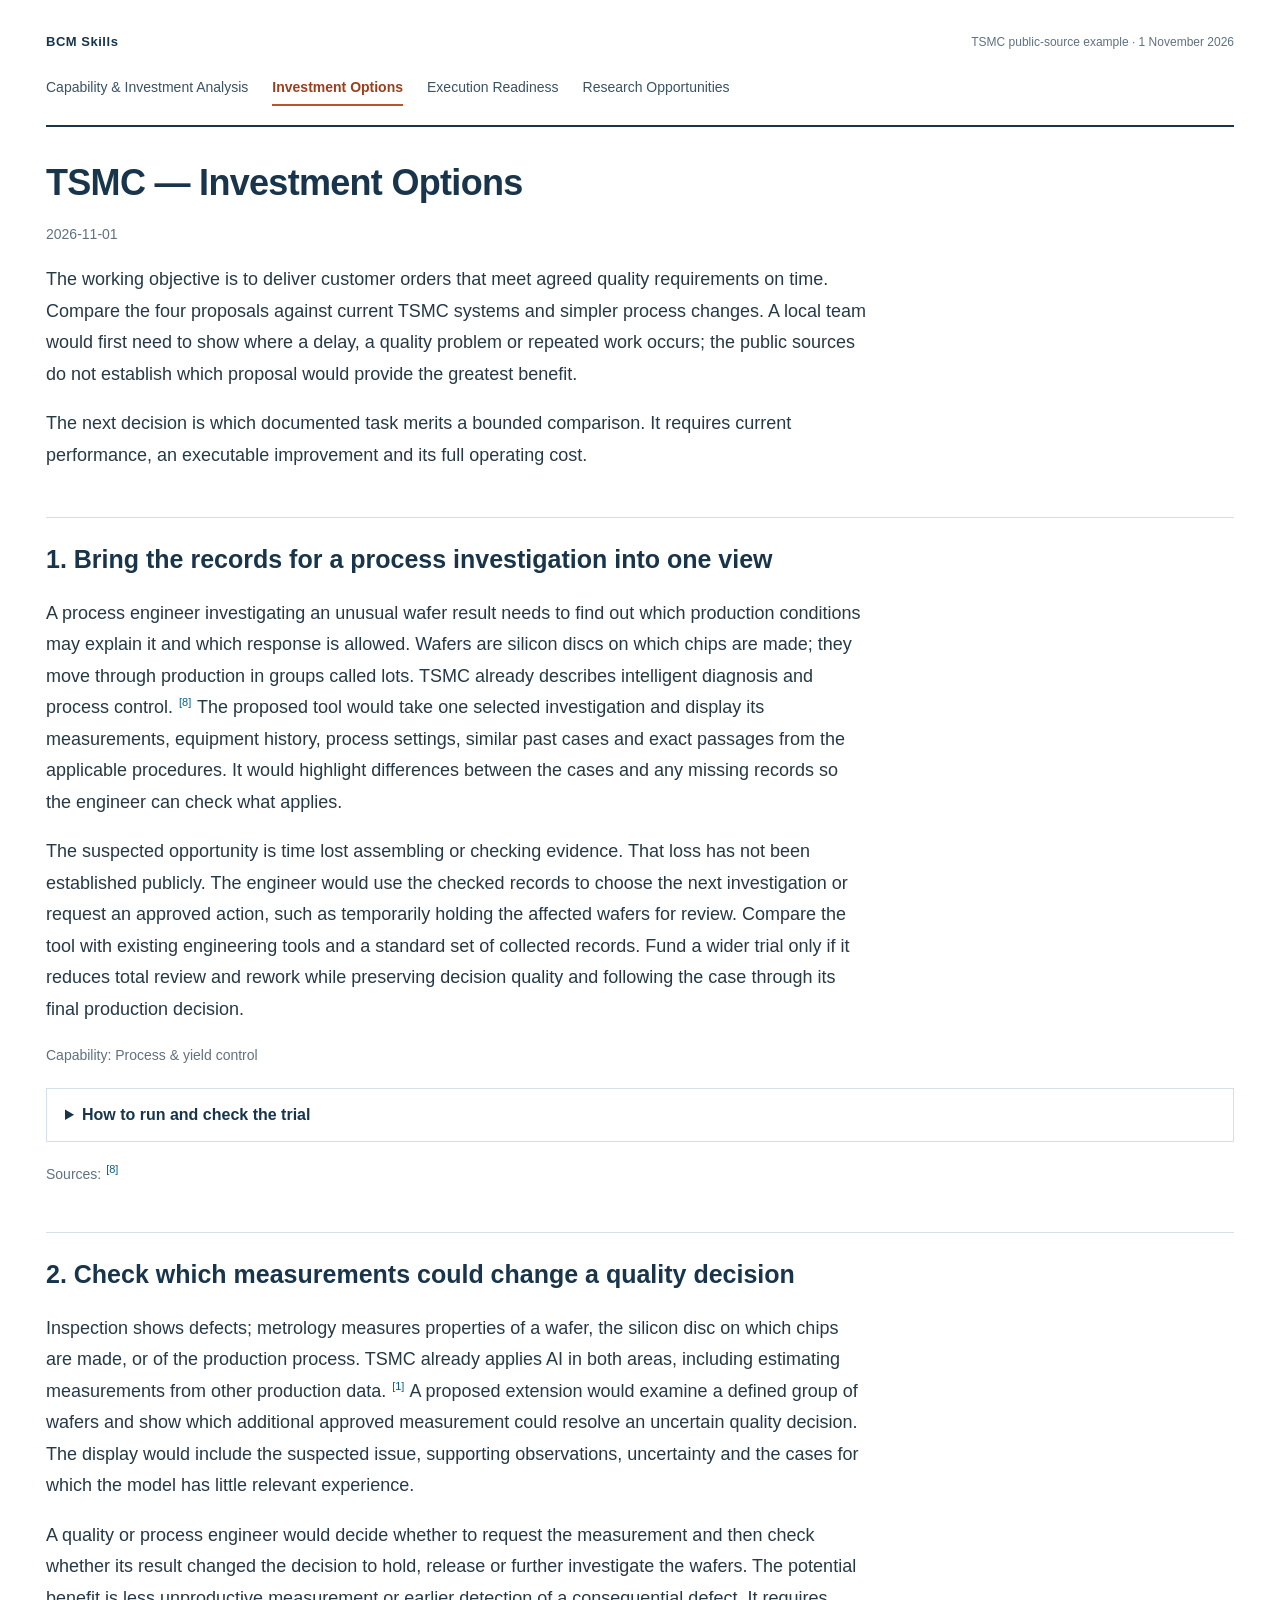
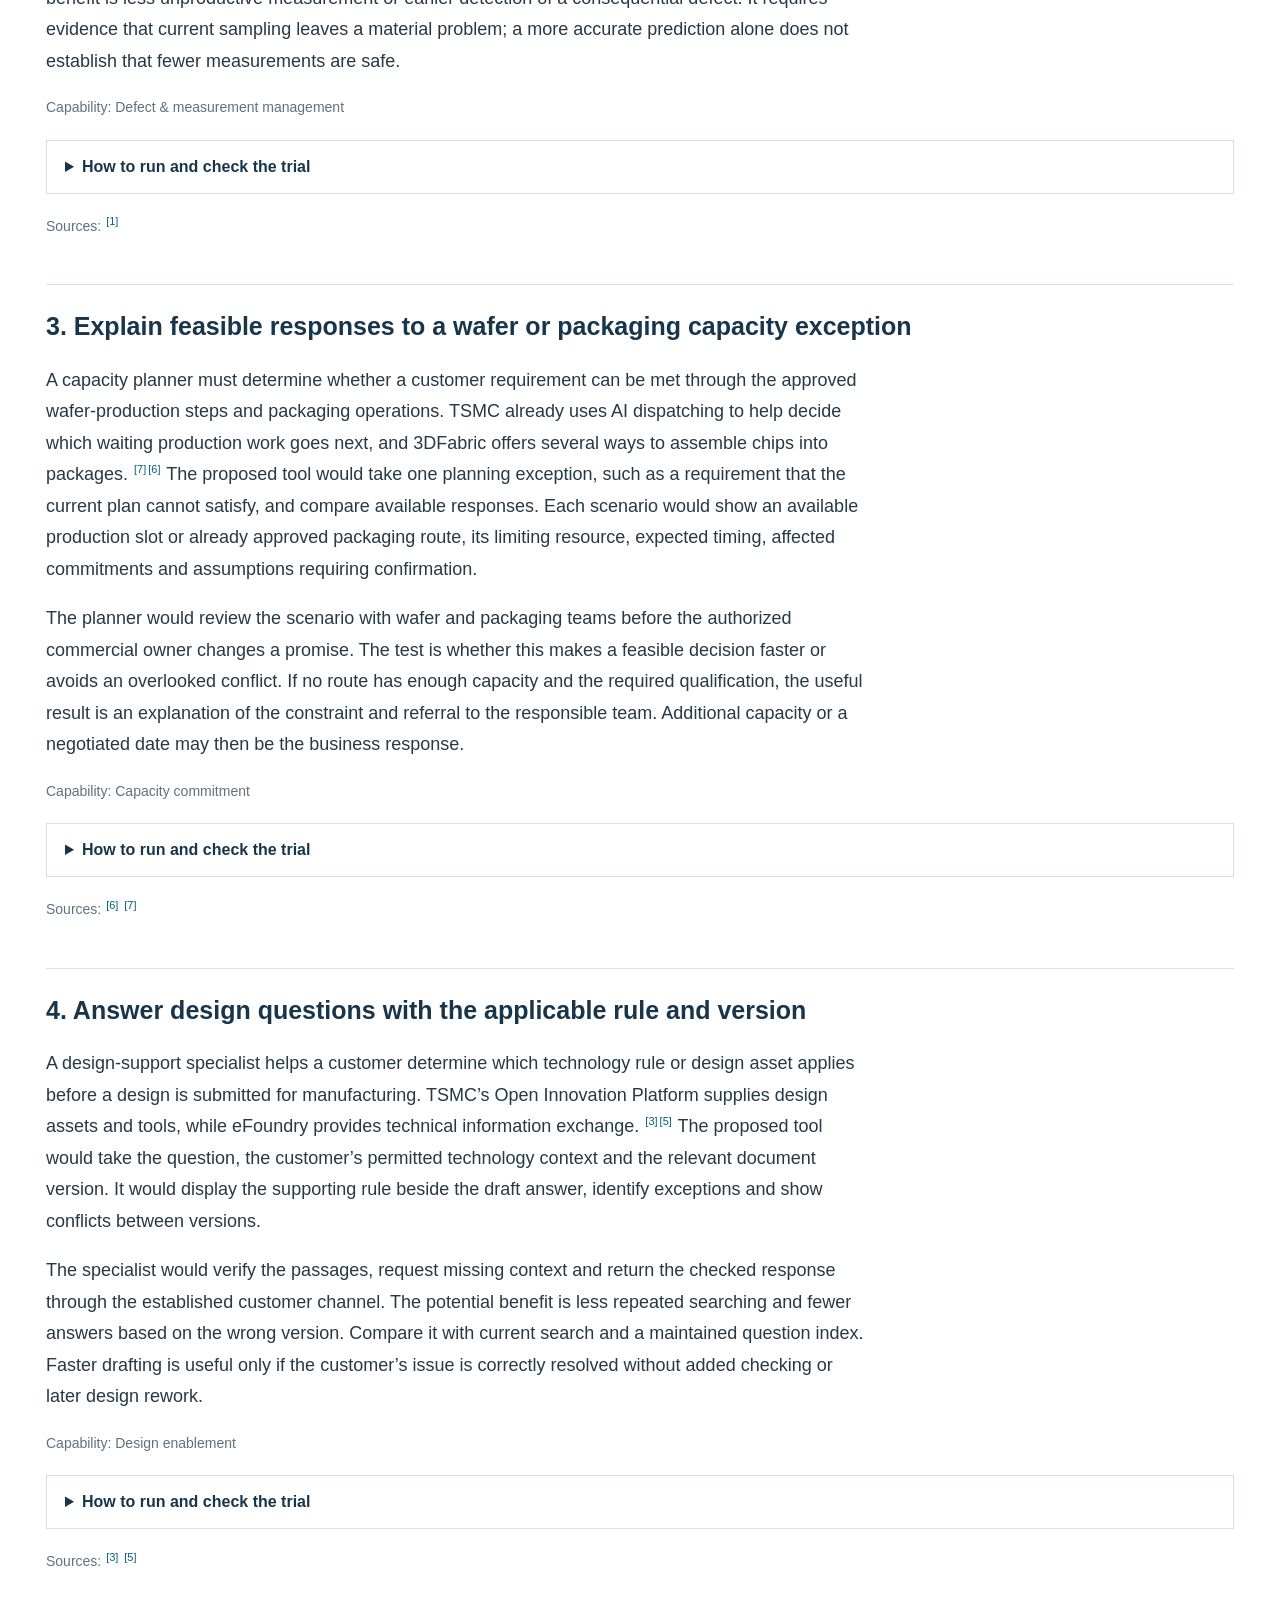
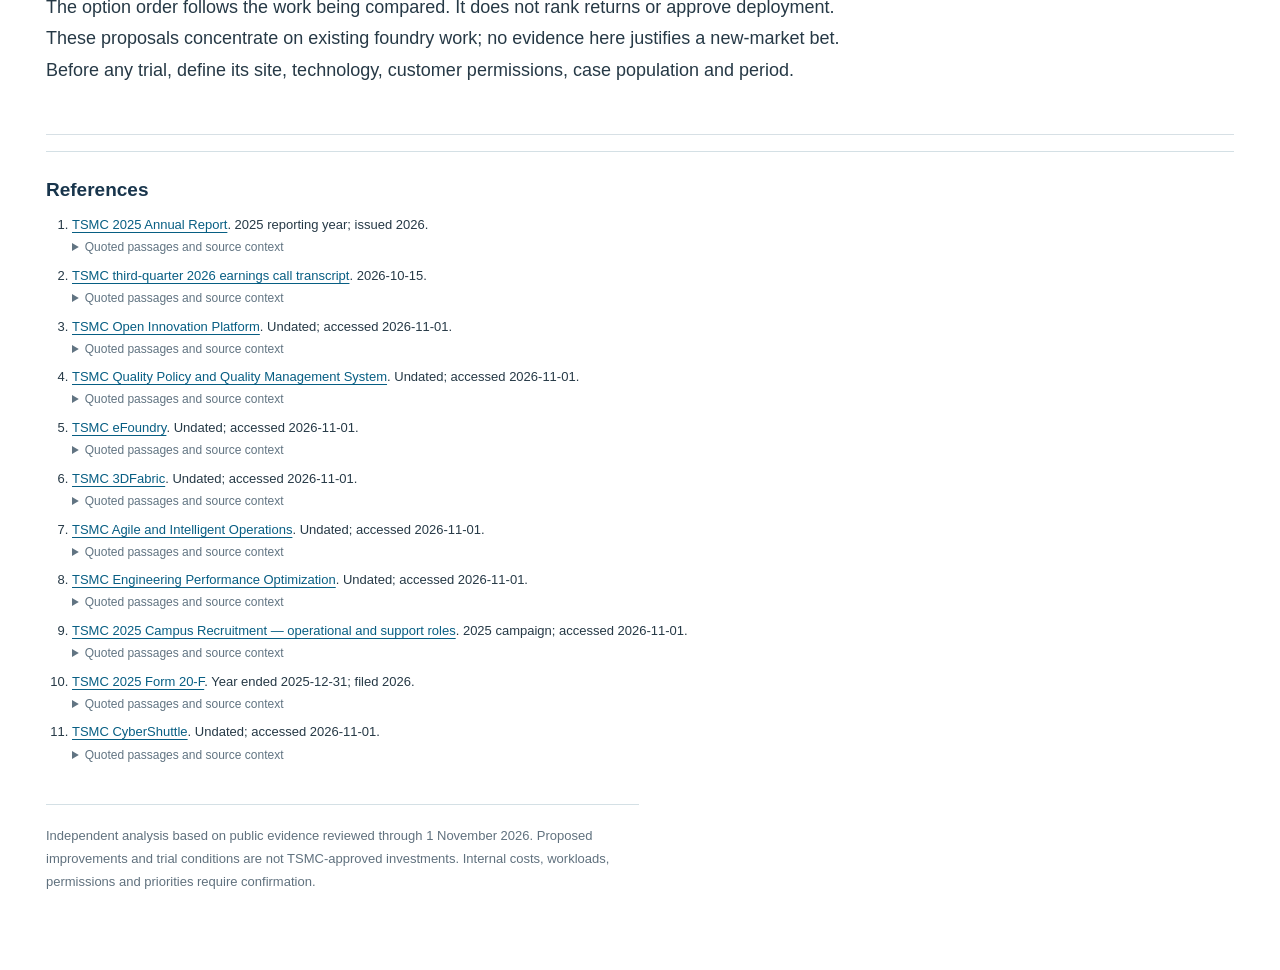
<file: docs/demo/investment-options.html>
<!doctype html><html lang="en"><head><meta charset="utf-8"><meta name="viewport" content="width=device-width,initial-scale=1"><title>TSMC — Investment Options</title><style>*{box-sizing:border-box}body{max-width:1000px;margin:32px auto;padding:30px;color:#24333f;font:17px/1.85 -apple-system,"PingFang TC",sans-serif}h1,h2,h3{color:#193c50}h2{margin-top:36px}article{border-top:1px solid #d7e0e5;padding:18px 0}.frame{overflow-x:auto}svg{width:100%;min-width:640px;height:auto}p{overflow-wrap:anywhere}.meta{color:#63717c;font-size:15px}details{margin:20px 0;padding:12px 16px;border:1px solid #d7e0e5;border-radius:4px}summary{cursor:pointer;color:#193c50;font-weight:600}summary:focus-visible{outline:2px solid #365a70;outline-offset:4px}@media(max-width:640px){body{margin:0;padding:20px}}</style><style>
sup.citation{font-size:11px;line-height:0;vertical-align:super;font-weight:400;margin:0 1px}
sup.citation a{font-size:inherit;text-decoration:none;white-space:nowrap}
.references{margin-top:42px;padding-top:16px;border-top:1px solid #d7e0e5}
.references h2{font-size:18px;margin:0 0 12px}
.reference-list{font-size:13px;line-height:1.55;padding-left:2em;margin:0}
.reference-list>li{margin:0 0 9px;scroll-margin-top:24px}
.reference-details{font-size:13px;margin:2px 0;padding:0;border:0;border-radius:0;background:none}
.reference-details>summary{font-size:12px;font-weight:400;color:#617482;cursor:pointer}
.references .source-passage{font-size:13px;line-height:1.6;margin:10px 0;padding:8px 12px;border:0;border-left:2px solid #cad6dc;border-radius:0;scroll-margin-top:24px}
.references .source-passage summary{font-size:13px;font-weight:400;cursor:pointer;overflow-wrap:anywhere}
.references p,.references blockquote{font-size:13px;line-height:1.6;margin:8px 0}
.references blockquote{padding:0 10px;border-left:2px solid #7cabbc}
.references .source-passage:target{background:#f5f8fa;border-left-color:#087e9f}
summary:focus-visible{outline:2px solid #087e9f;outline-offset:3px}
@media print{.reference-details{display:none}sup.citation a{color:inherit}}
</style><!-- tsmc-shell:style:start --><link rel="stylesheet" href="assets/brief.css"><meta name="description" content="TSMC business capability map, conditional investment options, execution readiness and research opportunities. An independent public-source BCM Skills example."><!-- tsmc-shell:style:end --></head><body><!-- tsmc-shell:navigation:start --><p class="demo-brand"><a href="https://github.com/yangnim21029/bcm-skills">BCM Skills</a><span>TSMC public-source example · 1 November 2026</span></p><nav class="report-nav" aria-label="Report pages"><a href="index.html">Capability &amp; Investment Analysis</a><a href="investment-options.html" aria-current="page">Investment Options</a><a href="readiness.html">Execution Readiness</a><a href="research-opportunities.html">Research Opportunities</a></nav><!-- tsmc-shell:navigation:end --><h1>TSMC — Investment Options</h1><p class="meta">2026-11-01</p><p>The working objective is to deliver customer orders that meet agreed quality requirements on time. Compare the four proposals against current TSMC systems and simpler process changes. A local team would first need to show where a delay, a quality problem or repeated work occurs; the public sources do not establish which proposal would provide the greatest benefit.</p><p>The next decision is which documented task merits a bounded comparison. It requires current performance, an executable improvement and its full operating cost.</p><article id="U1"><h2>1. Bring the records for a process investigation into one view</h2><p>A process engineer investigating an unusual wafer result needs to find out which production conditions may explain it and which response is allowed. Wafers are silicon discs on which chips are made; they move through production in groups called lots. TSMC already describes intelligent diagnosis and process control. <sup class="citation"><a class="inline-citation" href="index.html#source-S8-P2" aria-label="TSMC Engineering Performance Optimization — Body paragraphs 2–3, snapshot lines 285–286" title="TSMC Engineering Performance Optimization — Body paragraphs 2–3, snapshot lines 285–286">[8]</a></sup> The proposed tool would take one selected investigation and display its measurements, equipment history, process settings, similar past cases and exact passages from the applicable procedures. It would highlight differences between the cases and any missing records so the engineer can check what applies.</p><p>The suspected opportunity is time lost assembling or checking evidence. That loss has not been established publicly. The engineer would use the checked records to choose the next investigation or request an approved action, such as temporarily holding the affected wafers for review. Compare the tool with existing engineering tools and a standard set of collected records. Fund a wider trial only if it reduces total review and rework while preserving decision quality and following the case through its final production decision.</p><p class="meta">Capability: Process &amp; yield control</p><details><summary>How to run and check the trial</summary><p><strong>What to check in current work:</strong> Confirm whether evidence retrieval or interpretation still delays a selected class of process investigations, and whether the existing engineering-analysis tools already address that delay.</p><p><strong>Which documents and permissions are needed:</strong> Use only approved case records, measurements, tool identifiers, versions of process settings and procedures, event times, prior production decisions and later outcomes. Confirm that historical cases can be reconstructed as they appeared at the decision time. Limit retrieval by site, technology and user permission; current identifiers, access and update delays remain unverified.</p><p><strong>What the people and the tool would do:</strong> The engineer selects an eligible case. The tool retrieves relevant records and displays evidence, differences and uncertainty; it can draft an investigation note. The engineer checks it, requests an authorized response through the existing system and records the reason. The quality reviewer later links that action to the final decision about the affected group of wafers. No model output counts as a completed production decision.</p><p><strong>Who would do each job:</strong> Proposed responsibilities: a process-engineering owner selects cases and responds to exceptions; a steward of manufacturing data resolves linkage and version defects; a quality reviewer checks decisions and outcomes; a software owner maintains retrieval and rollback. Their identities, time and recurring cost are unknown.</p><p><strong>Who can make decisions:</strong> Read-only evidence retrieval and draft notes are the proposed starting permissions. Temporarily stopping affected wafers, releasing a wafer group and changing process settings require the existing authorized owner. Missing or conflicting evidence triggers referral; silence never approves an action.</p><p><strong>How to test whether the change helps:</strong> Compare the tool, the current workflow and a standard collection of production records on the same defined type of investigation, using only information available when each decision was made. Agree in advance the dates for accepting cases and the period for following their outcomes. Include every eligible new case within those dates and report cases still open at the end separately. Count correct evidence use, unsafe or unsupported recommendations, total engineer and reviewer minutes, repeated investigations and later reversals. Reconstructing past cases can test decision support; a later authorized trial must establish whether production outcomes improve. Stop on a critical unsupported action or access breach. Advance only if decision quality remains acceptable and the saved effort covers the agreed operating cost.</p><p><strong>What to compare with:</strong> Existing diagnosis and knowledge-search tools; a standard collection of production records and applicable procedure versions; better escalation routing. Prefer those if evidence organization, rather than inference, explains the loss.</p></details><p class="meta">Sources: <sup class="citation"><a class="source-citation" href="index.html#source-S8" aria-label="TSMC Engineering Performance Optimization" title="TSMC Engineering Performance Optimization">[8]</a></sup></p></article><article id="U2"><h2>2. Check which measurements could change a quality decision</h2><p>Inspection shows defects; metrology measures properties of a wafer, the silicon disc on which chips are made, or of the production process. TSMC already applies AI in both areas, including estimating measurements from other production data. <sup class="citation"><a class="inline-citation" href="index.html#source-S1-P1" aria-label="TSMC 2025 Annual Report — §5.3.2 Quality and Yield Advancement, printed pp.110–111; PDF page 57, paragraph beginning “Concurrently”" title="TSMC 2025 Annual Report — §5.3.2 Quality and Yield Advancement, printed pp.110–111; PDF page 57, paragraph beginning “Concurrently”">[1]</a></sup> A proposed extension would examine a defined group of wafers and show which additional approved measurement could resolve an uncertain quality decision. The display would include the suspected issue, supporting observations, uncertainty and the cases for which the model has little relevant experience.</p><p>A quality or process engineer would decide whether to request the measurement and then check whether its result changed the decision to hold, release or further investigate the wafers. The potential benefit is less unproductive measurement or earlier detection of a consequential defect. It requires evidence that current sampling leaves a material problem; a more accurate prediction alone does not establish that fewer measurements are safe.</p><p class="meta">Capability: Defect &amp; measurement management</p><details><summary>How to run and check the trial</summary><p><strong>What to check in current work:</strong> Identify an inspection or measurement task with a demonstrated trade-off between missed consequential defects, review effort and measurement delay. The public record establishes existing methods, not the remaining error distribution.</p><p><strong>Which documents and permissions are needed:</strong> Link wafer and wafer-group identifiers, process step, tool and version of process settings, inspection images or signals, physical measurements and independently reviewed defects and production decisions. Record which wafers were sampled and why. Separate product, site and ramp period. Confirm permission to use the data and response deadlines before selecting a method.</p><p><strong>What the people and the tool would do:</strong> The tool ranks candidate measurements within an already permitted set and explains the evidence behind each suggestion. The quality/process engineer reviews the list and records the actual measurement request. The measurement result and final production decision return to the evaluation record. Cases outside the supported population remain on the established inspection route.</p><p><strong>Who would do each job:</strong> Proposed responsibilities: quality owns acceptable error and sampling criteria; process/metrology engineers act on suggestions; a data steward maintains record links and sampling history; the model owner monitors changing inputs and performance. Confirm review cover, equipment availability and maintenance effort.</p><p><strong>Who can make decisions:</strong> Begin with retrospective evaluation and then suggestions shown to reviewers while the approved sampling plan continues unchanged. Any live change to inspection coverage or release of a wafer group requires a separately approved quality procedure. The model cannot waive a required test.</p><p><strong>How to test whether the change helps:</strong> Agree which wafers and dates the comparison covers, including normal variation and relevant known defects. Preserve the original time order so later information cannot help an earlier decision. Compare the proposed system with the current inspection and sampling policy and a revised rule-based policy. Count missed consequential defects, unnecessary measurements, decision delay, review minutes and final production decisions for every included wafer. Where permitted, independently inspect a sample of wafers the proposal would not select; an unmeasured wafer cannot be assumed clean. Report cases without an independently checked result and differences across products, sites and ramp periods. Stop if consequential misses exceed the bound agreed before the trial or if reviewers cannot independently check the proposed choice.</p><p><strong>What to compare with:</strong> Revise sampling rules, inspect a targeted additional population, recalibrate equipment or clarify how defects are classified. These may solve the same problem with lower review and maintenance cost.</p></details><p class="meta">Sources: <sup class="citation"><a class="source-citation" href="index.html#source-S1" aria-label="TSMC 2025 Annual Report" title="TSMC 2025 Annual Report">[1]</a></sup></p></article><article id="U3"><h2>3. Explain feasible responses to a wafer or packaging capacity exception</h2><p>A capacity planner must determine whether a customer requirement can be met through the approved wafer-production steps and packaging operations. TSMC already uses AI dispatching to help decide which waiting production work goes next, and 3DFabric offers several ways to assemble chips into packages. <sup class="citation"><a class="inline-citation" href="index.html#source-S7-P1" aria-label="TSMC Agile and Intelligent Operations — Body paragraph 2, snapshot line 284" title="TSMC Agile and Intelligent Operations — Body paragraph 2, snapshot line 284">[7]</a></sup><sup class="citation"><a class="inline-citation" href="index.html#source-S6-P1" aria-label="TSMC 3DFabric — Opening description and paragraph listing SoIC, CoWoS and InFO; snapshot lines 170–175" title="TSMC 3DFabric — Opening description and paragraph listing SoIC, CoWoS and InFO; snapshot lines 170–175">[6]</a></sup> The proposed tool would take one planning exception, such as a requirement that the current plan cannot satisfy, and compare available responses. Each scenario would show an available production slot or already approved packaging route, its limiting resource, expected timing, affected commitments and assumptions requiring confirmation.</p><p>The planner would review the scenario with wafer and packaging teams before the authorized commercial owner changes a promise. The test is whether this makes a feasible decision faster or avoids an overlooked conflict. If no route has enough capacity and the required qualification, the useful result is an explanation of the constraint and referral to the responsible team. Additional capacity or a negotiated date may then be the business response.</p><p class="meta">Capability: Capacity commitment</p><details><summary>How to run and check the trial</summary><p><strong>What to check in current work:</strong> Confirm whether exception decisions are delayed by assembling constraints or comparing alternatives, rather than by a known shortage of qualified physical capacity. Retain demand uncertainty and customer changes as separate causes.</p><p><strong>Which documents and permissions are needed:</strong> Use versioned customer requirements, existing commitments, work-in-process status, eligible route/tool constraints, packaging availability, material readiness and approved transfer qualifications. Store the time each input became available. Reconcile units and planning horizons across wafer and packaging operations. Public portals do not establish permission to access these internal planning feeds.</p><p><strong>What the people and the tool would do:</strong> The tool detects conflicts in a proposed plan and produces scenarios through a validated constraint checker or scheduling engine. Any language model explains the scenario from those results. Manufacturing teams confirm assumptions, the planner recommends a response, and the authorized owner records the commitment. Later tracking distinguishes an accepted plan from a delivery actually completed.</p><p><strong>Who would do each job:</strong> Proposed responsibilities: the capacity-planning owner sets the decision scope; wafer and packaging planners validate constraints; customer-facing staff confirm commitments; a planning-data owner maintains input definitions and freshness. Ownership across partner interfaces and review time remain unknown.</p><p><strong>Who can make decisions:</strong> Initially, show planning suggestions to reviewers while the existing planning process controls all decisions. The system cannot reprioritize customer orders, dispatch production, change a route or promise a date. Existing planning and commercial authority approve each change. Conflicts with existing commitments must be visible before approval.</p><p><strong>How to test whether the change helps:</strong> Replay all planning exceptions meeting the agreed criteria during a fixed period using only information available then. Compare current planning, a constraint checklist and the proposed system on feasible plans found, violated constraints and planner/reviewer time. Follow any later authorized pilot through the original commitment window and record fulfilled, late, revised and cancelled commitments separately. Count justified infeasibility as correct handling, not successful delivery. Do not attribute improvement to the model if added tools, capacity or a changed demand mix explain it. Stop when constraint violations or verification effort outweigh the benefit.</p><p><strong>What to compare with:</strong> Improve the shared constraint checklist and planning meeting; correct stale inputs; add qualified capacity or partner support; renegotiate timing. A new prediction model is unnecessary when the same response follows from an already known hard constraint.</p></details><p class="meta">Sources: <sup class="citation"><a class="source-citation" href="index.html#source-S6" aria-label="TSMC 3DFabric" title="TSMC 3DFabric">[6]</a></sup> <sup class="citation"><a class="source-citation" href="index.html#source-S7" aria-label="TSMC Agile and Intelligent Operations" title="TSMC Agile and Intelligent Operations">[7]</a></sup></p></article><article id="U4"><h2>4. Answer design questions with the applicable rule and version</h2><p>A design-support specialist helps a customer determine which technology rule or design asset applies before a design is submitted for manufacturing. TSMC’s Open Innovation Platform supplies design assets and tools, while eFoundry provides technical information exchange. <sup class="citation"><a class="inline-citation" href="index.html#source-S3-P1" aria-label="TSMC Open Innovation Platform — Body opening paragraph and feature list, snapshot lines 282–293" title="TSMC Open Innovation Platform — Body opening paragraph and feature list, snapshot lines 282–293">[3]</a></sup><sup class="citation"><a class="inline-citation" href="index.html#source-S5-P1" aria-label="TSMC eFoundry — Channel Options &gt; TSMC-Online and TSMC-Direct" title="TSMC eFoundry — Channel Options &gt; TSMC-Online and TSMC-Direct">[5]</a></sup> The proposed tool would take the question, the customer’s permitted technology context and the relevant document version. It would display the supporting rule beside the draft answer, identify exceptions and show conflicts between versions.</p><p>The specialist would verify the passages, request missing context and return the checked response through the established customer channel. The potential benefit is less repeated searching and fewer answers based on the wrong version. Compare it with current search and a maintained question index. Faster drafting is useful only if the customer’s issue is correctly resolved without added checking or later design rework.</p><p class="meta">Capability: Design enablement</p><details><summary>How to run and check the trial</summary><p><strong>What to check in current work:</strong> Confirm a recurring class of design questions that consumes material specialist or customer time after current documentation and search are used. No source establishes that customers lack access to design guidance.</p><p><strong>Which documents and permissions are needed:</strong> Use approved technology documents, design-rule versions, customer access permissions, question context, checked historical answers and case closure or reopening records. Keep customer-specific material partitioned. Define document update/withdrawal handling and who can correct a disputed answer; none of these trial interfaces is confirmed.</p><p><strong>What the people and the tool would do:</strong> The specialist selects the permitted technology context and submits the question. The tool retrieves applicable passages and drafts an answer with exceptions and missing inputs. The specialist verifies or rejects it, sends the approved answer and checks resolution. A correct referral is recorded as handling, while the customer issue remains open until resolved.</p><p><strong>Who would do each job:</strong> Proposed responsibilities: a design-enablement lead owns answer quality and exceptions; a document owner controls versions; a security owner reviews access permissions; support staff verify replies; a software owner maintains retrieval. Confirm expert availability and total customer/engineer effort.</p><p><strong>Who can make decisions:</strong> Read permitted documents and draft internal replies only. The tool cannot grant a rule waiver, certify a design or send a customer response. The designated specialist approves every answer; unresolvable version or access-permission conflicts are referred.</p><p><strong>How to test whether the change helps:</strong> Compare current search, a maintained question index and the proposed display on all permitted questions meeting agreed criteria within one technology and document-version scope. Set the dates for accepting questions and how long to follow each answer before the trial. Count correct resolutions, answers based on the wrong version, referrals, reopened questions and total customer and specialist minutes; retain abandoned or unresolved cases. Stop on cross-customer disclosure or an uncorrected critical rule error. Advance only if resolution quality is maintained and the complete task saves enough effort to cover upkeep.</p><p><strong>What to compare with:</strong> Improve document navigation, version notices, standard answers and specialist routing. Choose the simpler approach if questions repeat predictably or document defects account for most rework.</p></details><p class="meta">Sources: <sup class="citation"><a class="source-citation" href="index.html#source-S3" aria-label="TSMC Open Innovation Platform" title="TSMC Open Innovation Platform">[3]</a></sup> <sup class="citation"><a class="source-citation" href="index.html#source-S5" aria-label="TSMC eFoundry" title="TSMC eFoundry">[5]</a></sup></p></article><p>The option order follows the work being compared. It does not rank returns or approve deployment. These proposals concentrate on existing foundry work; no evidence here justifies a new-market bet. Before any trial, define its site, technology, customer permissions, case population and period.</p><section class="references"><h2 id="sources">References</h2><ol class="reference-list"><li id="source-S1"><a href="https://investor.tsmc.com/sites/ir/annual-report/2025/2025%20Annual%20Report.E.pdf" target="_blank" rel="noopener">TSMC 2025 Annual Report</a>. 2025 reporting year; issued 2026.<details class="reference-details"><summary>Quoted passages and source context</summary><p>Scope: 2025 manufacturing disclosures; enterprise-level reporting.</p><p>Limits: Trial access, performance, costs and authority remain unverified.</p><p><a href="index.html#source-S1">Read original passages and context</a></p></details></li><li id="source-S2"><a href="https://investor.tsmc.com/english/encrypt/files/encrypt_file/reports/2026-10/eba4fac72873bf546b669bd2b5d973df5c93215d/TSMC%203Q26%20Transcript.pdf" target="_blank" rel="noopener">TSMC third-quarter 2026 earnings call transcript</a>. 2026-10-15.<details class="reference-details"><summary>Quoted passages and source context</summary><p>Scope: Management statements and outlook, 15 October 2026.</p><p>Limits: Trial access, performance, costs and authority remain unverified.</p><p><a href="index.html#source-S2">Read original passages and context</a></p></details></li><li id="source-S3"><a href="https://www.tsmc.com/english/dedicatedFoundry/oip" target="_blank" rel="noopener">TSMC Open Innovation Platform</a>. Undated; accessed 2026-11-01.<details class="reference-details"><summary>Quoted passages and source context</summary><p>Scope: Advertised design ecosystem and partner services.</p><p>Limits: Trial access, performance, costs and authority remain unverified.</p><p><a href="index.html#source-S3">Read original passages and context</a></p></details></li><li id="source-S4"><a href="https://www.tsmc.com/english/aboutTSMC/quality_and_reliability" target="_blank" rel="noopener">TSMC Quality Policy and Quality Management System</a>. Undated; accessed 2026-11-01.<details class="reference-details"><summary>Quoted passages and source context</summary><p>Scope: Quality framework across technology development, manufacturing, services and claims.</p><p>Limits: Trial access, performance, costs and authority remain unverified.</p><p><a href="index.html#source-S4">Read original passages and context</a></p></details></li><li id="source-S5"><a href="https://www.tsmc.com/english/dedicatedFoundry/services/eFoundry" target="_blank" rel="noopener">TSMC eFoundry</a>. Undated; accessed 2026-11-01.<details class="reference-details"><summary>Quoted passages and source context</summary><p>Scope: Customer-facing design, engineering and logistics information services.</p><p>Limits: Trial access, performance, costs and authority remain unverified.</p><p><a href="index.html#source-S5">Read original passages and context</a></p></details></li><li id="source-S6"><a href="https://3dfabric.tsmc.com/english/dedicatedFoundry/technology/3DFabric.htm" target="_blank" rel="noopener">TSMC 3DFabric</a>. Undated; accessed 2026-11-01.<details class="reference-details"><summary>Quoted passages and source context</summary><p>Scope: TSMC stacking and advanced packaging product family.</p><p>Limits: Trial access, performance, costs and authority remain unverified.</p><p><a href="index.html#source-S6">Read original passages and context</a></p></details></li><li id="source-S7"><a href="https://www.tsmc.com/english/dedicatedFoundry/manufacturing/intelligent_operations" target="_blank" rel="noopener">TSMC Agile and Intelligent Operations</a>. Undated; accessed 2026-11-01.<details class="reference-details"><summary>Quoted passages and source context</summary><p>Scope: Company description of manufacturing operations.</p><p>Limits: Trial access, performance, costs and authority remain unverified.</p><p><a href="index.html#source-S7">Read original passages and context</a></p></details></li><li id="source-S8"><a href="https://www.tsmc.com/english/dedicatedFoundry/manufacturing/engineering" target="_blank" rel="noopener">TSMC Engineering Performance Optimization</a>. Undated; accessed 2026-11-01.<details class="reference-details"><summary>Quoted passages and source context</summary><p>Scope: Company description of process control and manufacturing coverage.</p><p>Limits: Trial access, performance, costs and authority remain unverified.</p><p><a href="index.html#source-S8">Read original passages and context</a></p></details></li><li id="source-S9"><a href="https://www.tsmc.com/static/english/careers/campus_recruitment/index.html" target="_blank" rel="noopener">TSMC 2025 Campus Recruitment — operational and support roles</a>. 2025 campaign; accessed 2026-11-01.<details class="reference-details"><summary>Quoted passages and source context</summary><p>Scope: Role descriptions; listed locations vary by role.</p><p>Limits: Trial access, performance, costs and authority remain unverified.</p><p><a href="index.html#source-S9">Read original passages and context</a></p></details></li><li id="source-S10"><a href="https://www.sec.gov/Archives/edgar/data/1046179/000162828026025362/tsm-20251231.htm" target="_blank" rel="noopener">TSMC 2025 Form 20-F</a>. Year ended 2025-12-31; filed 2026.<details class="reference-details"><summary>Quoted passages and source context</summary><p>Scope: Consolidated business and risk disclosures.</p><p>Limits: Trial access, performance, costs and authority remain unverified.</p><p><a href="index.html#source-S10">Read original passages and context</a></p></details></li><li id="source-S11"><a href="https://www.tsmc.com/english/dedicatedFoundry/services/cyberShuttle" target="_blank" rel="noopener">TSMC CyberShuttle</a>. Undated; accessed 2026-11-01.<details class="reference-details"><summary>Quoted passages and source context</summary><p>Scope: Multi-project wafer prototyping service.</p><p>Limits: Trial access, performance, costs and authority remain unverified.</p><p><a href="index.html#source-S11">Read original passages and context</a></p></details></li></ol></section><script>
(function(){
 function openTarget(id){
  const el=document.getElementById(id);if(!el)return;
  if(el.classList.contains('source-passage')){
   let node=el;while(node){if(node.tagName==='DETAILS')node.open=true;node=node.parentElement;}
  }else if(el.matches('.reference-list>li')){
   el.querySelectorAll('details').forEach(node=>node.open=true);
  }
 }
 function reveal(){
  const id=decodeURIComponent(location.hash.slice(1));
  const el=document.getElementById(id);
  if(!el||!id.startsWith('source-'))return;
  const selected=(new URLSearchParams(location.search).get('passages')||'').split(',');
  if(selected[0]===id)selected.forEach(openTarget);
  openTarget(id);
  el.scrollIntoView({block:'start'});
 }
 addEventListener('hashchange',reveal);addEventListener('load',reveal);
 document.addEventListener('click',function(e){
  const a=e.target.closest&&e.target.closest('a.inline-citation,a.source-citation');
  if(a){
   if(a.dataset.passageTargets)a.dataset.passageTargets.split(' ').forEach(openTarget);
   setTimeout(reveal,0);
  }
 });
})();
</script><!-- tsmc-shell:footer:start --><p class="report-footnote">Independent analysis based on public evidence reviewed through 1 November 2026. Proposed improvements and trial conditions are not TSMC-approved investments. Internal costs, workloads, permissions and priorities require confirmation.</p><!-- tsmc-shell:footer:end --></body></html>
</file>
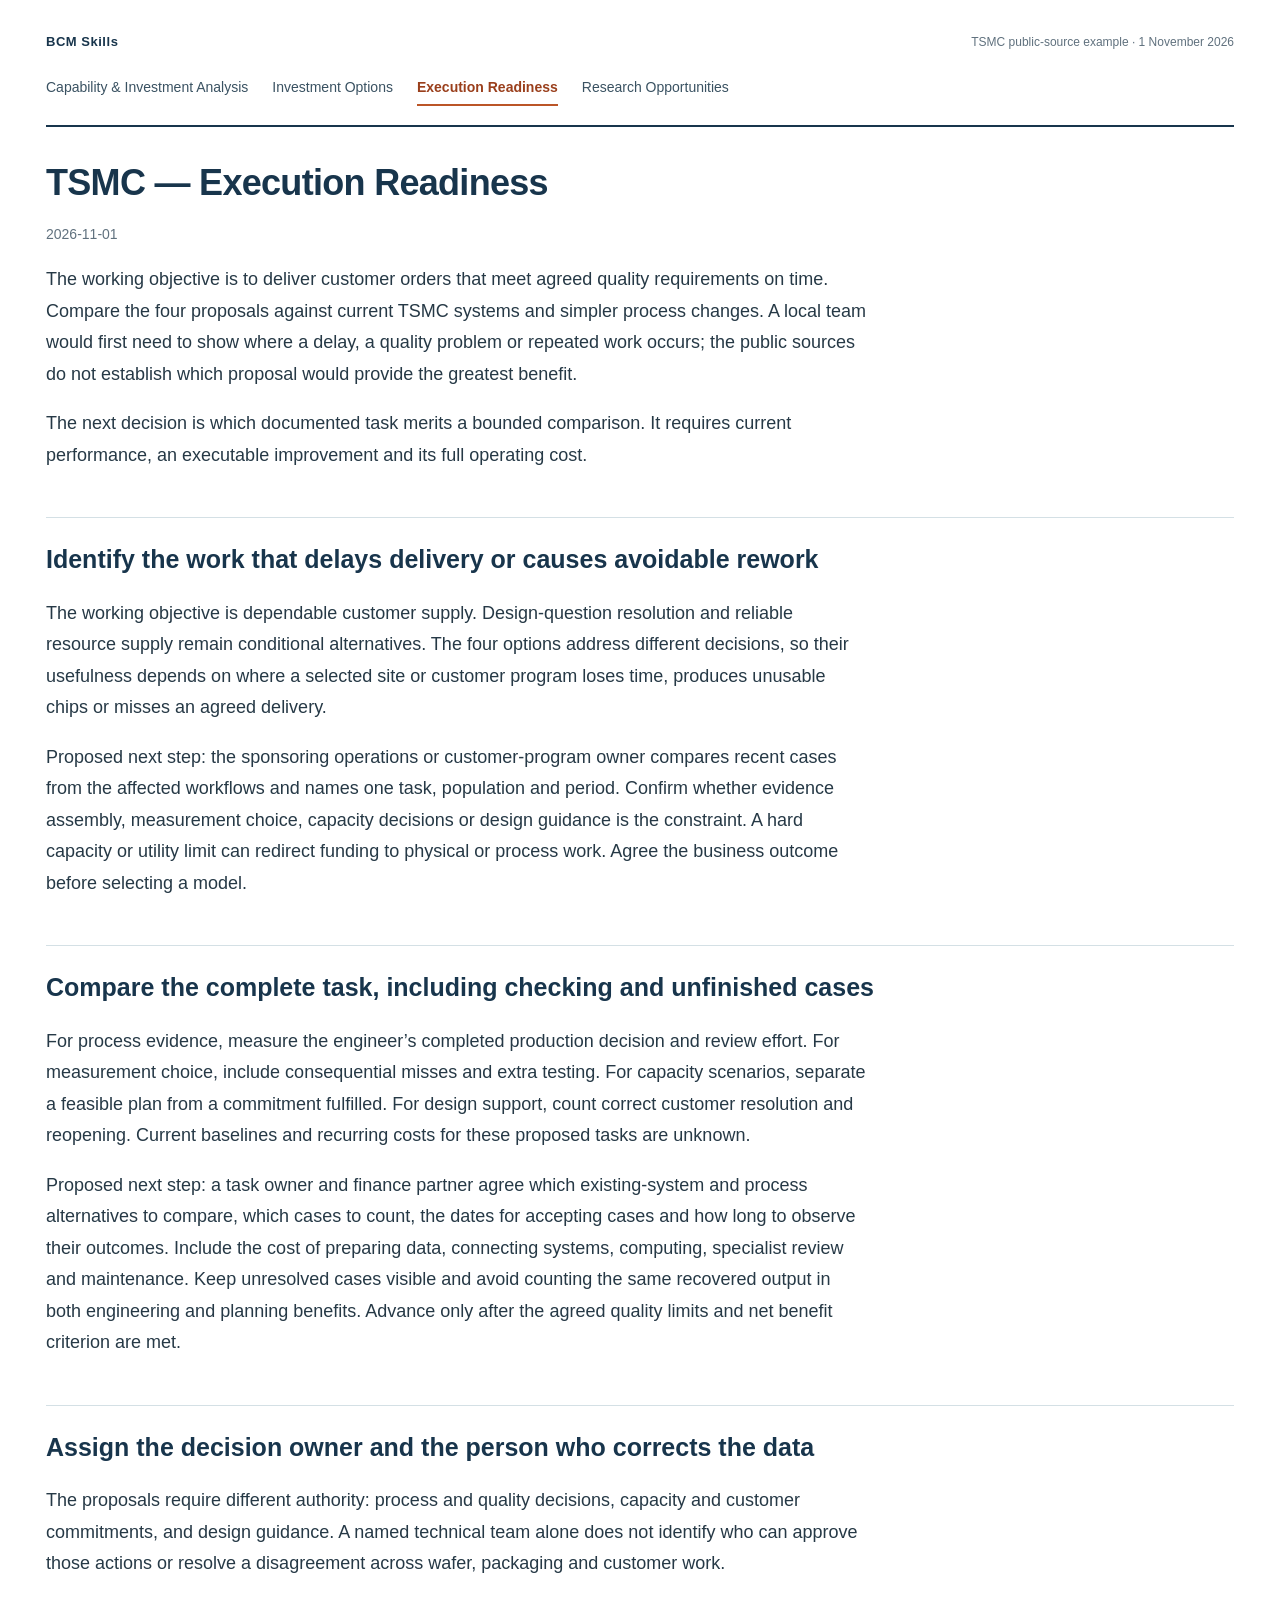
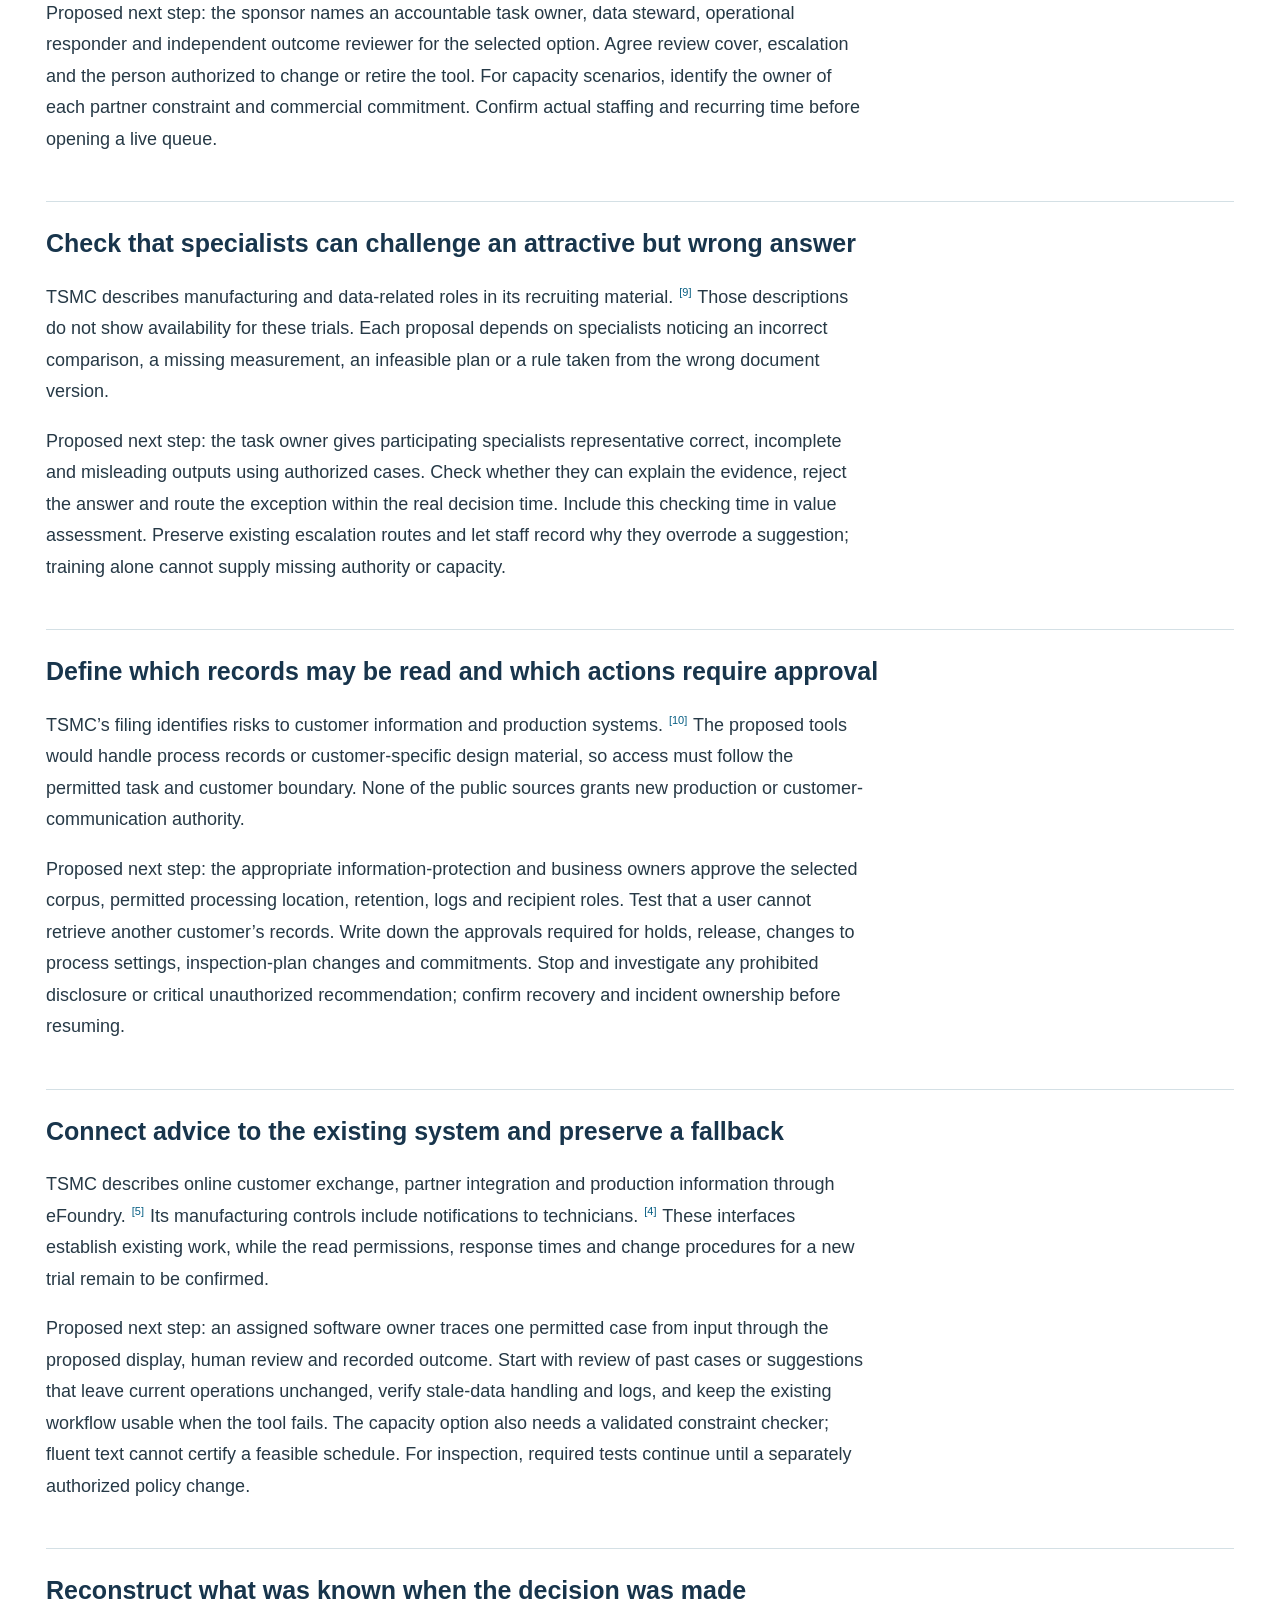
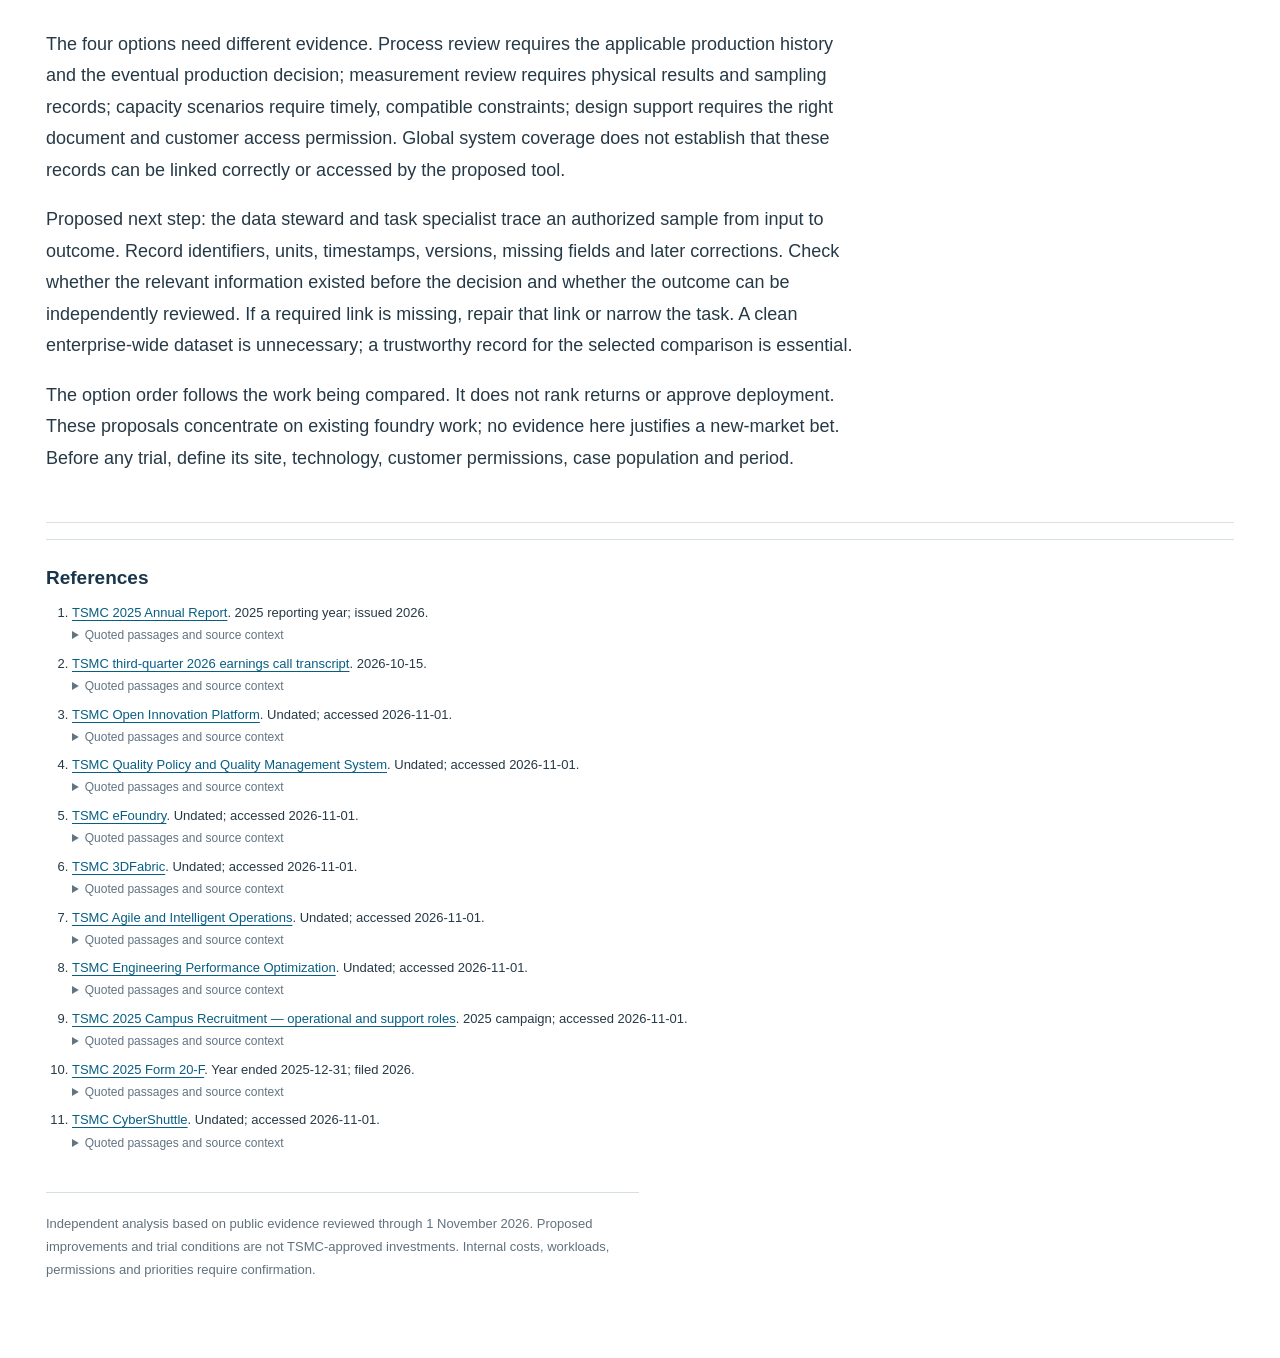
<file: docs/demo/readiness.html>
<!doctype html><html lang="en"><head><meta charset="utf-8"><meta name="viewport" content="width=device-width,initial-scale=1"><title>TSMC — Execution Readiness</title><style>*{box-sizing:border-box}body{max-width:1000px;margin:32px auto;padding:30px;color:#24333f;font:17px/1.85 -apple-system,"PingFang TC",sans-serif}h1,h2,h3{color:#193c50}h2{margin-top:36px}article{border-top:1px solid #d7e0e5;padding:18px 0}.frame{overflow-x:auto}svg{width:100%;min-width:640px;height:auto}p{overflow-wrap:anywhere}.meta{color:#63717c;font-size:15px}details{margin:20px 0;padding:12px 16px;border:1px solid #d7e0e5;border-radius:4px}summary{cursor:pointer;color:#193c50;font-weight:600}summary:focus-visible{outline:2px solid #365a70;outline-offset:4px}@media(max-width:640px){body{margin:0;padding:20px}}</style><style>
sup.citation{font-size:11px;line-height:0;vertical-align:super;font-weight:400;margin:0 1px}
sup.citation a{font-size:inherit;text-decoration:none;white-space:nowrap}
.references{margin-top:42px;padding-top:16px;border-top:1px solid #d7e0e5}
.references h2{font-size:18px;margin:0 0 12px}
.reference-list{font-size:13px;line-height:1.55;padding-left:2em;margin:0}
.reference-list>li{margin:0 0 9px;scroll-margin-top:24px}
.reference-details{font-size:13px;margin:2px 0;padding:0;border:0;border-radius:0;background:none}
.reference-details>summary{font-size:12px;font-weight:400;color:#617482;cursor:pointer}
.references .source-passage{font-size:13px;line-height:1.6;margin:10px 0;padding:8px 12px;border:0;border-left:2px solid #cad6dc;border-radius:0;scroll-margin-top:24px}
.references .source-passage summary{font-size:13px;font-weight:400;cursor:pointer;overflow-wrap:anywhere}
.references p,.references blockquote{font-size:13px;line-height:1.6;margin:8px 0}
.references blockquote{padding:0 10px;border-left:2px solid #7cabbc}
.references .source-passage:target{background:#f5f8fa;border-left-color:#087e9f}
summary:focus-visible{outline:2px solid #087e9f;outline-offset:3px}
@media print{.reference-details{display:none}sup.citation a{color:inherit}}
</style><!-- tsmc-shell:style:start --><link rel="stylesheet" href="assets/brief.css"><meta name="description" content="TSMC business capability map, conditional investment options, execution readiness and research opportunities. An independent public-source BCM Skills example."><!-- tsmc-shell:style:end --></head><body><!-- tsmc-shell:navigation:start --><p class="demo-brand"><a href="https://github.com/yangnim21029/bcm-skills">BCM Skills</a><span>TSMC public-source example · 1 November 2026</span></p><nav class="report-nav" aria-label="Report pages"><a href="index.html">Capability &amp; Investment Analysis</a><a href="investment-options.html">Investment Options</a><a href="readiness.html" aria-current="page">Execution Readiness</a><a href="research-opportunities.html">Research Opportunities</a></nav><!-- tsmc-shell:navigation:end --><h1>TSMC — Execution Readiness</h1><p class="meta">2026-11-01</p><p>The working objective is to deliver customer orders that meet agreed quality requirements on time. Compare the four proposals against current TSMC systems and simpler process changes. A local team would first need to show where a delay, a quality problem or repeated work occurs; the public sources do not establish which proposal would provide the greatest benefit.</p><p>The next decision is which documented task merits a bounded comparison. It requires current performance, an executable improvement and its full operating cost.</p><article><h2>Identify the work that delays delivery or causes avoidable rework</h2><p>The working objective is dependable customer supply. Design-question resolution and reliable resource supply remain conditional alternatives. The four options address different decisions, so their usefulness depends on where a selected site or customer program loses time, produces unusable chips or misses an agreed delivery.</p><p>Proposed next step: the sponsoring operations or customer-program owner compares recent cases from the affected workflows and names one task, population and period. Confirm whether evidence assembly, measurement choice, capacity decisions or design guidance is the constraint. A hard capacity or utility limit can redirect funding to physical or process work. Agree the business outcome before selecting a model.</p></article><article><h2>Compare the complete task, including checking and unfinished cases</h2><p>For process evidence, measure the engineer’s completed production decision and review effort. For measurement choice, include consequential misses and extra testing. For capacity scenarios, separate a feasible plan from a commitment fulfilled. For design support, count correct customer resolution and reopening. Current baselines and recurring costs for these proposed tasks are unknown.</p><p>Proposed next step: a task owner and finance partner agree which existing-system and process alternatives to compare, which cases to count, the dates for accepting cases and how long to observe their outcomes. Include the cost of preparing data, connecting systems, computing, specialist review and maintenance. Keep unresolved cases visible and avoid counting the same recovered output in both engineering and planning benefits. Advance only after the agreed quality limits and net benefit criterion are met.</p></article><article><h2>Assign the decision owner and the person who corrects the data</h2><p>The proposals require different authority: process and quality decisions, capacity and customer commitments, and design guidance. A named technical team alone does not identify who can approve those actions or resolve a disagreement across wafer, packaging and customer work.</p><p>Proposed next step: the sponsor names an accountable task owner, data steward, operational responder and independent outcome reviewer for the selected option. Agree review cover, escalation and the person authorized to change or retire the tool. For capacity scenarios, identify the owner of each partner constraint and commercial commitment. Confirm actual staffing and recurring time before opening a live queue.</p></article><article><h2>Check that specialists can challenge an attractive but wrong answer</h2><p>TSMC describes manufacturing and data-related roles in its recruiting material. <sup class="citation"><a class="inline-citation" href="index.html?passages=source-S9-P1,source-S9-P2#source-S9-P1" aria-label="TSMC 2025 Campus Recruitment — operational and support roles — Intelligent Manufacturing Engineer; Equipment Engineer; Facility Engineer role descriptions; Software Engineer and Data Engineer role descriptions" title="TSMC 2025 Campus Recruitment — operational and support roles — Intelligent Manufacturing Engineer; Equipment Engineer; Facility Engineer role descriptions; Software Engineer and Data Engineer role descriptions" data-passage-targets="source-S9-P1 source-S9-P2">[9]</a></sup> Those descriptions do not show availability for these trials. Each proposal depends on specialists noticing an incorrect comparison, a missing measurement, an infeasible plan or a rule taken from the wrong document version.</p><p>Proposed next step: the task owner gives participating specialists representative correct, incomplete and misleading outputs using authorized cases. Check whether they can explain the evidence, reject the answer and route the exception within the real decision time. Include this checking time in value assessment. Preserve existing escalation routes and let staff record why they overrode a suggestion; training alone cannot supply missing authority or capacity.</p></article><article><h2>Define which records may be read and which actions require approval</h2><p>TSMC’s filing identifies risks to customer information and production systems. <sup class="citation"><a class="inline-citation" href="index.html#source-S10-P3" aria-label="TSMC 2025 Form 20-F — Item 3 &gt; Risks Relating to Our Business, cybersecurity risk paragraphs" title="TSMC 2025 Form 20-F — Item 3 &gt; Risks Relating to Our Business, cybersecurity risk paragraphs">[10]</a></sup> The proposed tools would handle process records or customer-specific design material, so access must follow the permitted task and customer boundary. None of the public sources grants new production or customer-communication authority.</p><p>Proposed next step: the appropriate information-protection and business owners approve the selected corpus, permitted processing location, retention, logs and recipient roles. Test that a user cannot retrieve another customer’s records. Write down the approvals required for holds, release, changes to process settings, inspection-plan changes and commitments. Stop and investigate any prohibited disclosure or critical unauthorized recommendation; confirm recovery and incident ownership before resuming.</p></article><article><h2>Connect advice to the existing system and preserve a fallback</h2><p>TSMC describes online customer exchange, partner integration and production information through eFoundry. <sup class="citation"><a class="inline-citation" href="index.html?passages=source-S5-P1,source-S5-P2#source-S5-P1" aria-label="TSMC eFoundry — Channel Options &gt; TSMC-Online and TSMC-Direct; Collaboration Options, three bullets; snapshot lines 318–320" title="TSMC eFoundry — Channel Options &gt; TSMC-Online and TSMC-Direct; Collaboration Options, three bullets; snapshot lines 318–320" data-passage-targets="source-S5-P1 source-S5-P2">[5]</a></sup> Its manufacturing controls include notifications to technicians. <sup class="citation"><a class="inline-citation" href="index.html#source-S4-P2" aria-label="TSMC Quality Policy and Quality Management System — Manufacturing Management &gt; Operation Accuracy and Efficiency, paragraph after heading" title="TSMC Quality Policy and Quality Management System — Manufacturing Management &gt; Operation Accuracy and Efficiency, paragraph after heading">[4]</a></sup> These interfaces establish existing work, while the read permissions, response times and change procedures for a new trial remain to be confirmed.</p><p>Proposed next step: an assigned software owner traces one permitted case from input through the proposed display, human review and recorded outcome. Start with review of past cases or suggestions that leave current operations unchanged, verify stale-data handling and logs, and keep the existing workflow usable when the tool fails. The capacity option also needs a validated constraint checker; fluent text cannot certify a feasible schedule. For inspection, required tests continue until a separately authorized policy change.</p></article><article><h2>Reconstruct what was known when the decision was made</h2><p>The four options need different evidence. Process review requires the applicable production history and the eventual production decision; measurement review requires physical results and sampling records; capacity scenarios require timely, compatible constraints; design support requires the right document and customer access permission. Global system coverage does not establish that these records can be linked correctly or accessed by the proposed tool.</p><p>Proposed next step: the data steward and task specialist trace an authorized sample from input to outcome. Record identifiers, units, timestamps, versions, missing fields and later corrections. Check whether the relevant information existed before the decision and whether the outcome can be independently reviewed. If a required link is missing, repair that link or narrow the task. A clean enterprise-wide dataset is unnecessary; a trustworthy record for the selected comparison is essential.</p></article><p>The option order follows the work being compared. It does not rank returns or approve deployment. These proposals concentrate on existing foundry work; no evidence here justifies a new-market bet. Before any trial, define its site, technology, customer permissions, case population and period.</p><section class="references"><h2 id="sources">References</h2><ol class="reference-list"><li id="source-S1"><a href="https://investor.tsmc.com/sites/ir/annual-report/2025/2025%20Annual%20Report.E.pdf" target="_blank" rel="noopener">TSMC 2025 Annual Report</a>. 2025 reporting year; issued 2026.<details class="reference-details"><summary>Quoted passages and source context</summary><p>Scope: 2025 manufacturing disclosures; enterprise-level reporting.</p><p>Limits: Trial access, performance, costs and authority remain unverified.</p><p><a href="index.html#source-S1">Read original passages and context</a></p></details></li><li id="source-S2"><a href="https://investor.tsmc.com/english/encrypt/files/encrypt_file/reports/2026-10/eba4fac72873bf546b669bd2b5d973df5c93215d/TSMC%203Q26%20Transcript.pdf" target="_blank" rel="noopener">TSMC third-quarter 2026 earnings call transcript</a>. 2026-10-15.<details class="reference-details"><summary>Quoted passages and source context</summary><p>Scope: Management statements and outlook, 15 October 2026.</p><p>Limits: Trial access, performance, costs and authority remain unverified.</p><p><a href="index.html#source-S2">Read original passages and context</a></p></details></li><li id="source-S3"><a href="https://www.tsmc.com/english/dedicatedFoundry/oip" target="_blank" rel="noopener">TSMC Open Innovation Platform</a>. Undated; accessed 2026-11-01.<details class="reference-details"><summary>Quoted passages and source context</summary><p>Scope: Advertised design ecosystem and partner services.</p><p>Limits: Trial access, performance, costs and authority remain unverified.</p><p><a href="index.html#source-S3">Read original passages and context</a></p></details></li><li id="source-S4"><a href="https://www.tsmc.com/english/aboutTSMC/quality_and_reliability" target="_blank" rel="noopener">TSMC Quality Policy and Quality Management System</a>. Undated; accessed 2026-11-01.<details class="reference-details"><summary>Quoted passages and source context</summary><p>Scope: Quality framework across technology development, manufacturing, services and claims.</p><p>Limits: Trial access, performance, costs and authority remain unverified.</p><p><a href="index.html#source-S4">Read original passages and context</a></p></details></li><li id="source-S5"><a href="https://www.tsmc.com/english/dedicatedFoundry/services/eFoundry" target="_blank" rel="noopener">TSMC eFoundry</a>. Undated; accessed 2026-11-01.<details class="reference-details"><summary>Quoted passages and source context</summary><p>Scope: Customer-facing design, engineering and logistics information services.</p><p>Limits: Trial access, performance, costs and authority remain unverified.</p><p><a href="index.html#source-S5">Read original passages and context</a></p></details></li><li id="source-S6"><a href="https://3dfabric.tsmc.com/english/dedicatedFoundry/technology/3DFabric.htm" target="_blank" rel="noopener">TSMC 3DFabric</a>. Undated; accessed 2026-11-01.<details class="reference-details"><summary>Quoted passages and source context</summary><p>Scope: TSMC stacking and advanced packaging product family.</p><p>Limits: Trial access, performance, costs and authority remain unverified.</p><p><a href="index.html#source-S6">Read original passages and context</a></p></details></li><li id="source-S7"><a href="https://www.tsmc.com/english/dedicatedFoundry/manufacturing/intelligent_operations" target="_blank" rel="noopener">TSMC Agile and Intelligent Operations</a>. Undated; accessed 2026-11-01.<details class="reference-details"><summary>Quoted passages and source context</summary><p>Scope: Company description of manufacturing operations.</p><p>Limits: Trial access, performance, costs and authority remain unverified.</p><p><a href="index.html#source-S7">Read original passages and context</a></p></details></li><li id="source-S8"><a href="https://www.tsmc.com/english/dedicatedFoundry/manufacturing/engineering" target="_blank" rel="noopener">TSMC Engineering Performance Optimization</a>. Undated; accessed 2026-11-01.<details class="reference-details"><summary>Quoted passages and source context</summary><p>Scope: Company description of process control and manufacturing coverage.</p><p>Limits: Trial access, performance, costs and authority remain unverified.</p><p><a href="index.html#source-S8">Read original passages and context</a></p></details></li><li id="source-S9"><a href="https://www.tsmc.com/static/english/careers/campus_recruitment/index.html" target="_blank" rel="noopener">TSMC 2025 Campus Recruitment — operational and support roles</a>. 2025 campaign; accessed 2026-11-01.<details class="reference-details"><summary>Quoted passages and source context</summary><p>Scope: Role descriptions; listed locations vary by role.</p><p>Limits: Trial access, performance, costs and authority remain unverified.</p><p><a href="index.html#source-S9">Read original passages and context</a></p></details></li><li id="source-S10"><a href="https://www.sec.gov/Archives/edgar/data/1046179/000162828026025362/tsm-20251231.htm" target="_blank" rel="noopener">TSMC 2025 Form 20-F</a>. Year ended 2025-12-31; filed 2026.<details class="reference-details"><summary>Quoted passages and source context</summary><p>Scope: Consolidated business and risk disclosures.</p><p>Limits: Trial access, performance, costs and authority remain unverified.</p><p><a href="index.html#source-S10">Read original passages and context</a></p></details></li><li id="source-S11"><a href="https://www.tsmc.com/english/dedicatedFoundry/services/cyberShuttle" target="_blank" rel="noopener">TSMC CyberShuttle</a>. Undated; accessed 2026-11-01.<details class="reference-details"><summary>Quoted passages and source context</summary><p>Scope: Multi-project wafer prototyping service.</p><p>Limits: Trial access, performance, costs and authority remain unverified.</p><p><a href="index.html#source-S11">Read original passages and context</a></p></details></li></ol></section><script>
(function(){
 function openTarget(id){
  const el=document.getElementById(id);if(!el)return;
  if(el.classList.contains('source-passage')){
   let node=el;while(node){if(node.tagName==='DETAILS')node.open=true;node=node.parentElement;}
  }else if(el.matches('.reference-list>li')){
   el.querySelectorAll('details').forEach(node=>node.open=true);
  }
 }
 function reveal(){
  const id=decodeURIComponent(location.hash.slice(1));
  const el=document.getElementById(id);
  if(!el||!id.startsWith('source-'))return;
  const selected=(new URLSearchParams(location.search).get('passages')||'').split(',');
  if(selected[0]===id)selected.forEach(openTarget);
  openTarget(id);
  el.scrollIntoView({block:'start'});
 }
 addEventListener('hashchange',reveal);addEventListener('load',reveal);
 document.addEventListener('click',function(e){
  const a=e.target.closest&&e.target.closest('a.inline-citation,a.source-citation');
  if(a){
   if(a.dataset.passageTargets)a.dataset.passageTargets.split(' ').forEach(openTarget);
   setTimeout(reveal,0);
  }
 });
})();
</script><!-- tsmc-shell:footer:start --><p class="report-footnote">Independent analysis based on public evidence reviewed through 1 November 2026. Proposed improvements and trial conditions are not TSMC-approved investments. Internal costs, workloads, permissions and priorities require confirmation.</p><!-- tsmc-shell:footer:end --></body></html>
</file>
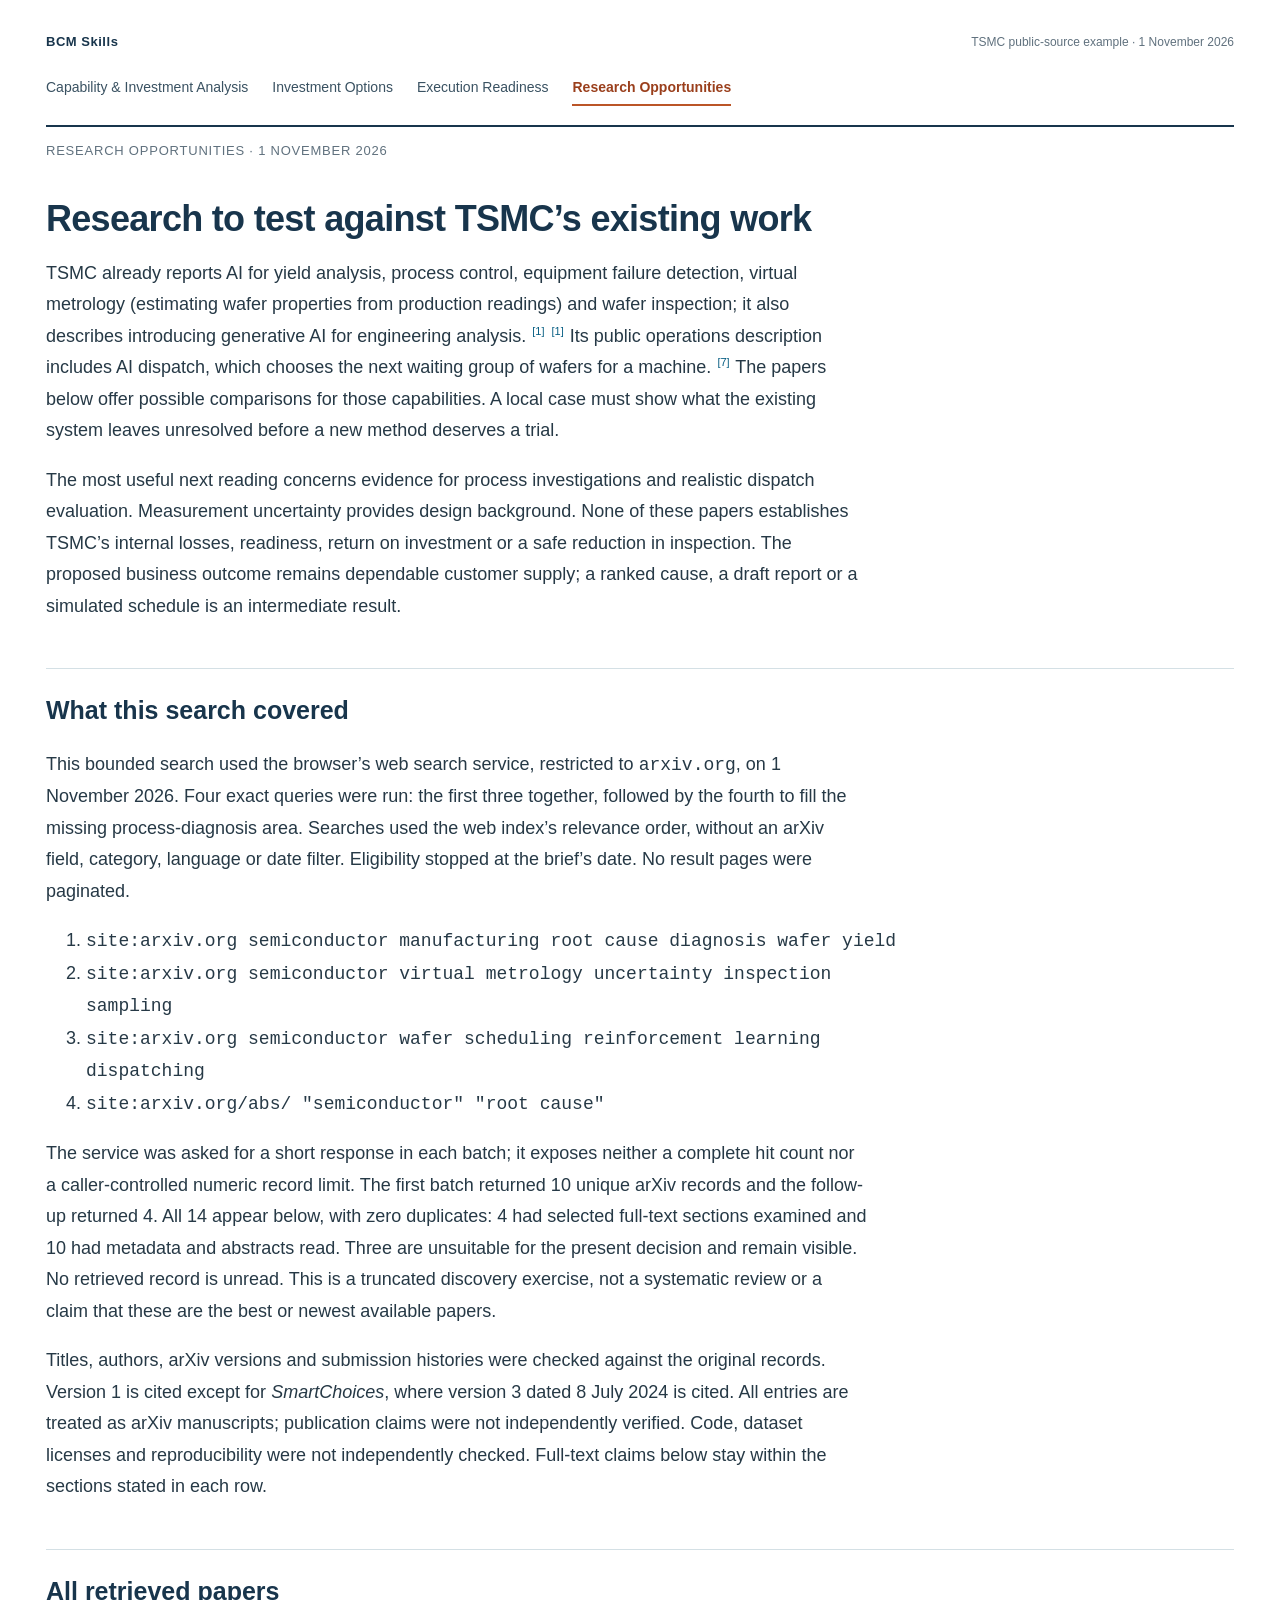
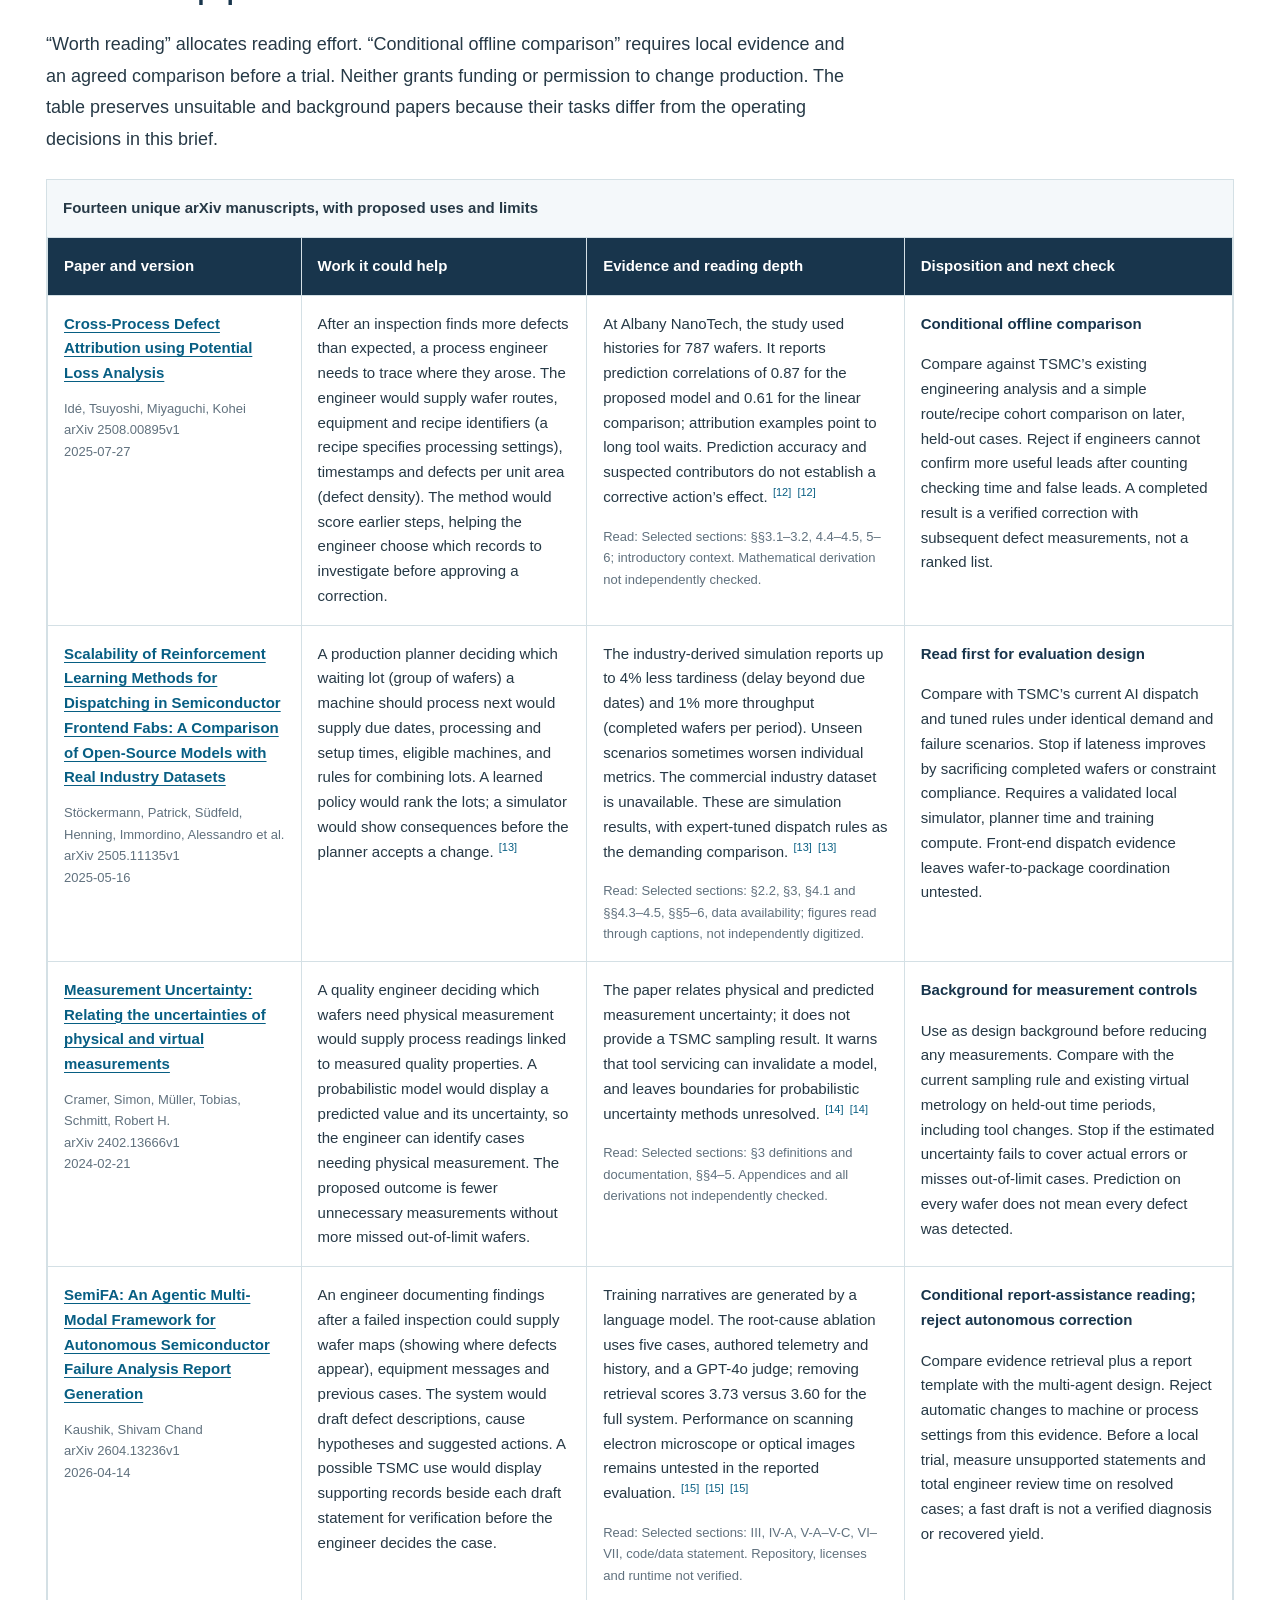
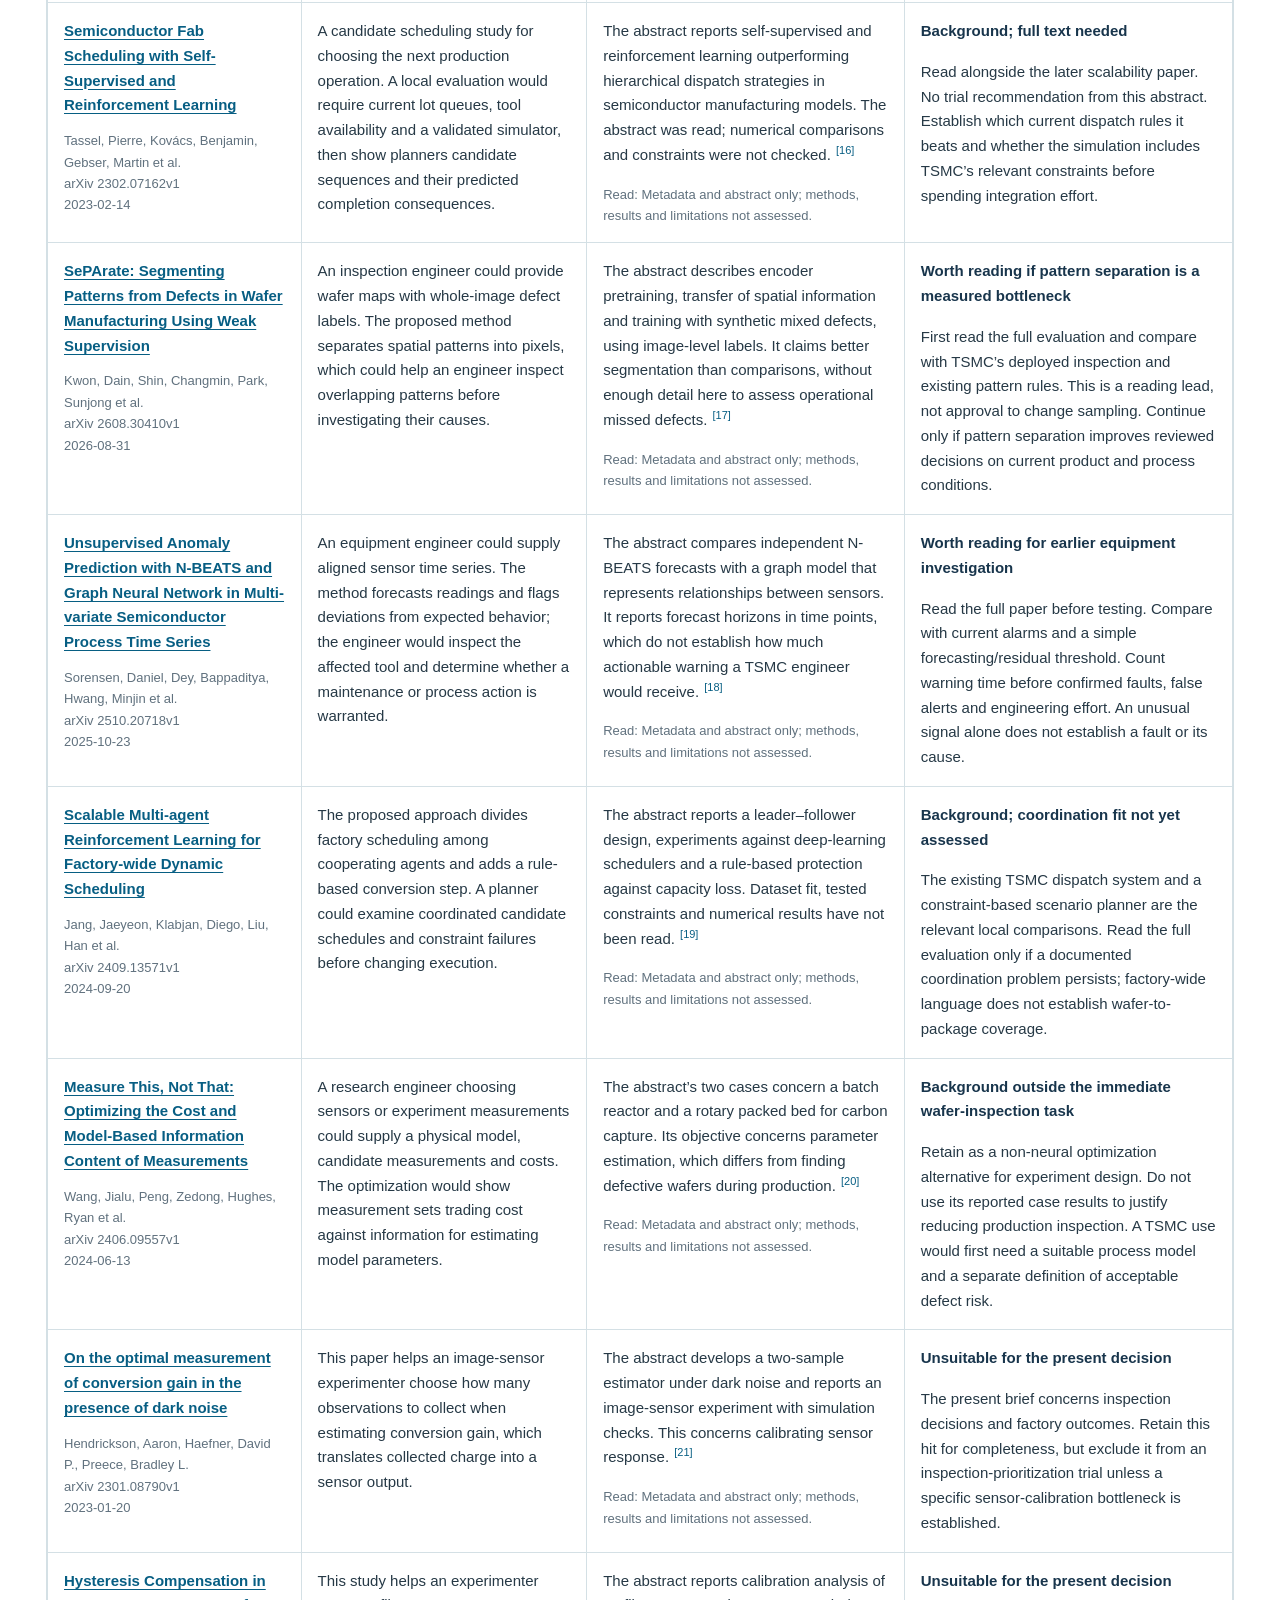
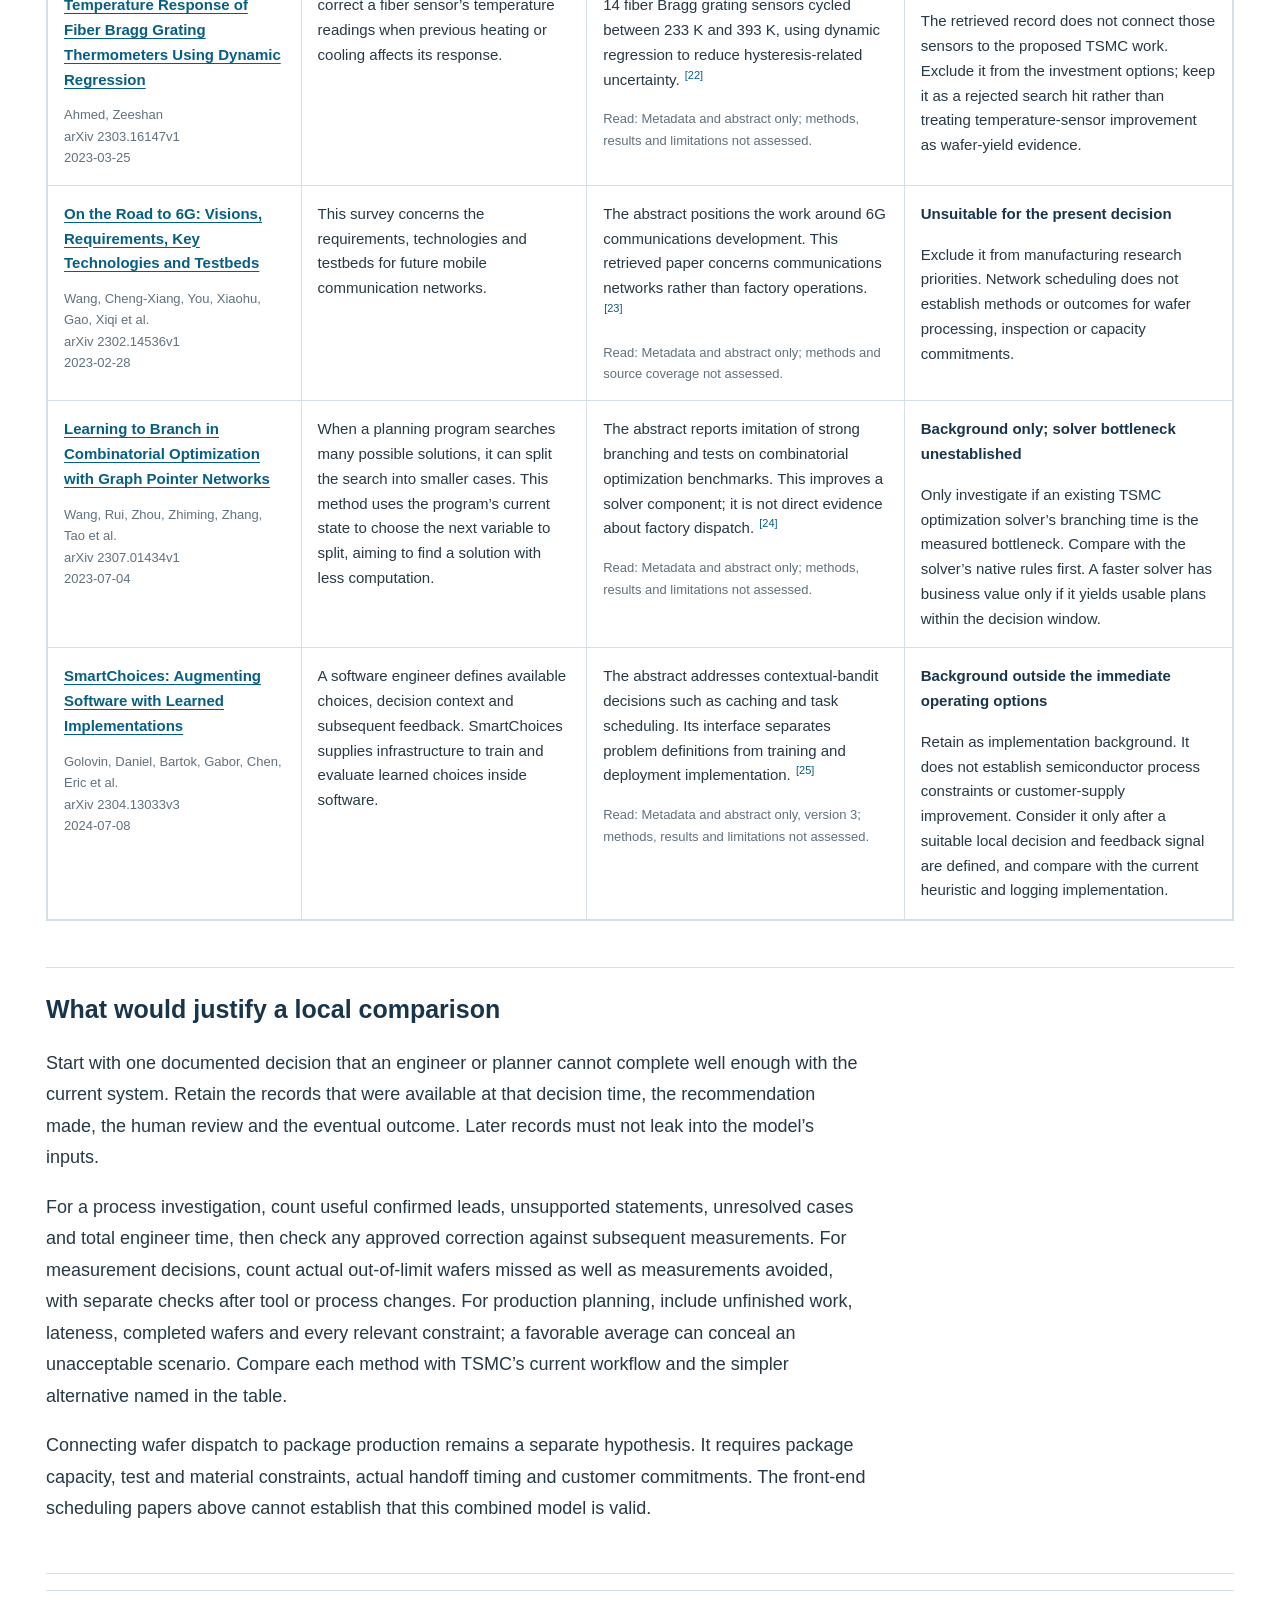
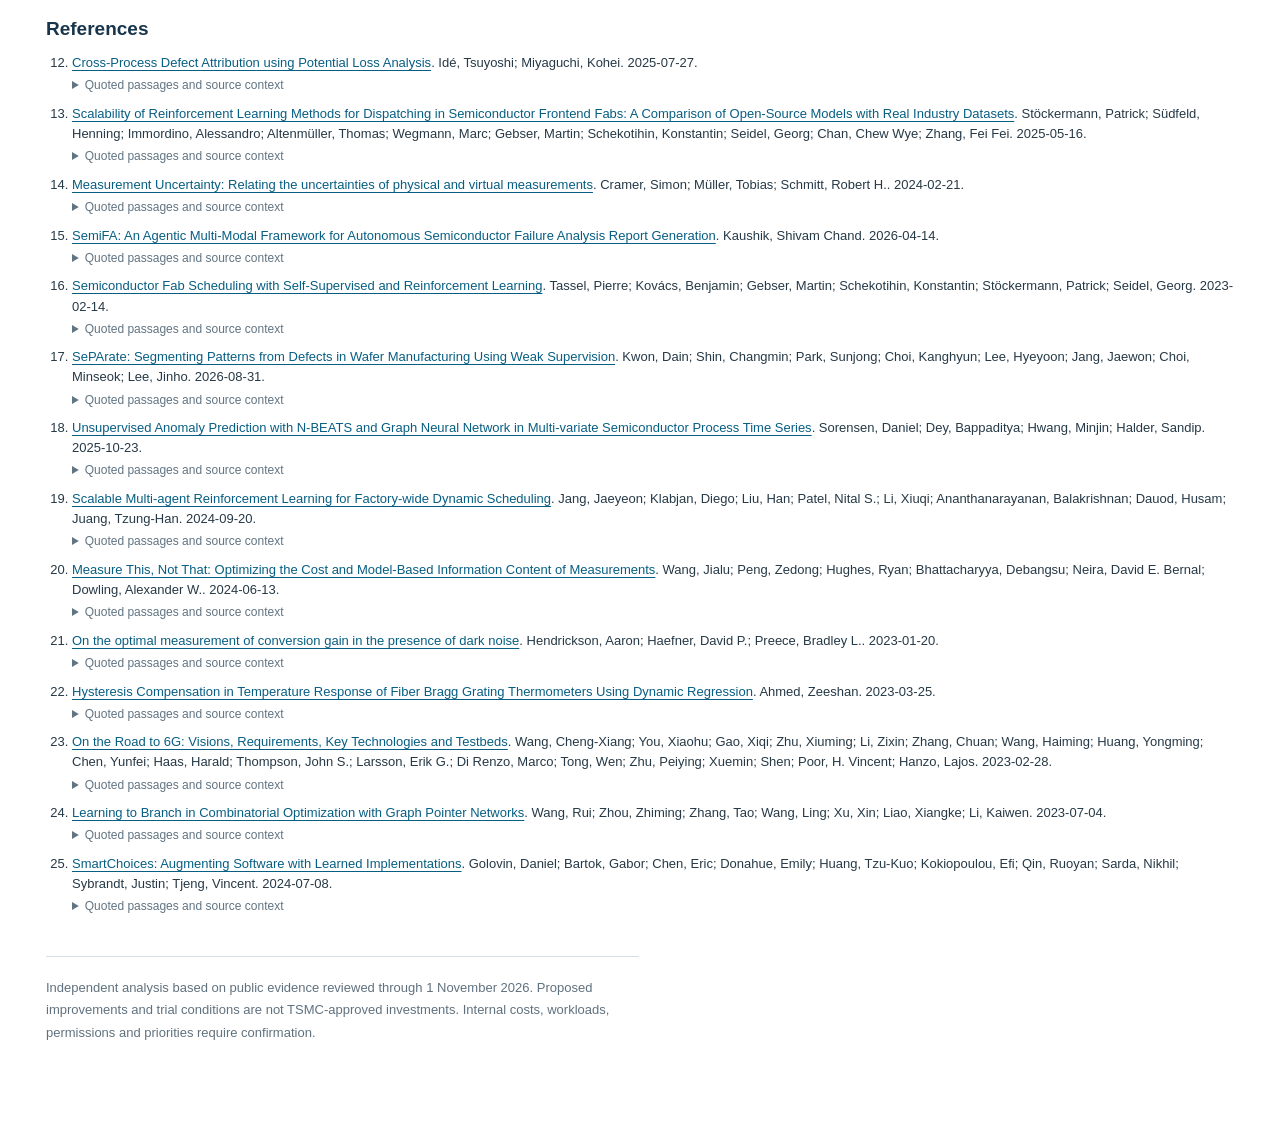
<file: docs/demo/research-opportunities.html>
<!doctype html><html lang="en"><head><meta charset="utf-8"><meta name="viewport" content="width=device-width,initial-scale=1"><title>TSMC — Research Opportunities</title><style>
sup.citation{font-size:11px;line-height:0;vertical-align:super;font-weight:400;margin:0 1px}
sup.citation a{font-size:inherit;text-decoration:none;white-space:nowrap}
.references{margin-top:42px;padding-top:16px;border-top:1px solid #d7e0e5}
.references h2{font-size:18px;margin:0 0 12px}
.reference-list{font-size:13px;line-height:1.55;padding-left:2em;margin:0}
.reference-list>li{margin:0 0 9px;scroll-margin-top:24px}
.reference-details{font-size:13px;margin:2px 0;padding:0;border:0;border-radius:0;background:none}
.reference-details>summary{font-size:12px;font-weight:400;color:#617482;cursor:pointer}
.references .source-passage{font-size:13px;line-height:1.6;margin:10px 0;padding:8px 12px;border:0;border-left:2px solid #cad6dc;border-radius:0;scroll-margin-top:24px}
.references .source-passage summary{font-size:13px;font-weight:400;cursor:pointer;overflow-wrap:anywhere}
.references p,.references blockquote{font-size:13px;line-height:1.6;margin:8px 0}
.references blockquote{padding:0 10px;border-left:2px solid #7cabbc}
.references .source-passage:target{background:#f5f8fa;border-left-color:#087e9f}
summary:focus-visible{outline:2px solid #087e9f;outline-offset:3px}
@media print{.reference-details{display:none}sup.citation a{color:inherit}}
</style><!-- tsmc-shell:style:start --><link rel="stylesheet" href="assets/brief.css"><link rel="stylesheet" href="assets/research.css"><meta name="description" content="TSMC business capability map, conditional investment options, execution readiness and research opportunities. An independent public-source BCM Skills example."><!-- tsmc-shell:style:end --></head><body><!-- tsmc-shell:navigation:start --><p class="demo-brand"><a href="https://github.com/yangnim21029/bcm-skills">BCM Skills</a><span>TSMC public-source example · 1 November 2026</span></p><nav class="report-nav" aria-label="Report pages"><a href="index.html">Capability &amp; Investment Analysis</a><a href="investment-options.html">Investment Options</a><a href="readiness.html">Execution Readiness</a><a href="research-opportunities.html" aria-current="page">Research Opportunities</a></nav><!-- tsmc-shell:navigation:end --><section class="research-intro" aria-labelledby="research-title">
<p class="eyebrow">Research opportunities · 1 November 2026</p>
<h1 id="research-title">Research to test against TSMC’s existing work</h1>
<p>TSMC already reports AI for yield analysis, process control, equipment failure detection, virtual metrology (estimating wafer properties from production readings) and wafer inspection; it also describes introducing generative AI for engineering analysis. <sup class="citation"><a class="inline-citation" href="index.html#source-S1-P1" aria-label="TSMC 2025 Annual Report — §5.3.2 Quality and Yield Advancement, printed pp.110–111; PDF page 57, paragraph beginning “Concurrently”" title="TSMC 2025 Annual Report — §5.3.2 Quality and Yield Advancement, printed pp.110–111; PDF page 57, paragraph beginning “Concurrently”">[1]</a></sup> <sup class="citation"><a class="inline-citation" href="index.html#source-S1-P2" aria-label="TSMC 2025 Annual Report — §5.3.2, same paragraph, following the existing application list" title="TSMC 2025 Annual Report — §5.3.2, same paragraph, following the existing application list">[1]</a></sup> Its public operations description includes AI dispatch, which chooses the next waiting group of wafers for a machine. <sup class="citation"><a class="inline-citation" href="index.html#source-S7-P1" aria-label="TSMC Agile and Intelligent Operations — Body paragraph 2, snapshot line 284" title="TSMC Agile and Intelligent Operations — Body paragraph 2, snapshot line 284">[7]</a></sup> The papers below offer possible comparisons for those capabilities. A local case must show what the existing system leaves unresolved before a new method deserves a trial.</p>
<p>The most useful next reading concerns evidence for process investigations and realistic dispatch evaluation. Measurement uncertainty provides design background. None of these papers establishes TSMC’s internal losses, readiness, return on investment or a safe reduction in inspection. The proposed business outcome remains dependable customer supply; a ranked cause, a draft report or a simulated schedule is an intermediate result.</p>
</section>
<section aria-labelledby="search-scope">
<h2 id="search-scope">What this search covered</h2>
<p>This bounded search used the browser’s web search service, restricted to <code>arxiv.org</code>, on 1 November 2026. Four exact queries were run: the first three together, followed by the fourth to fill the missing process-diagnosis area. Searches used the web index’s relevance order, without an arXiv field, category, language or date filter. Eligibility stopped at the brief’s date. No result pages were paginated.</p>
<ol class="research-queries">
<li><code>site:arxiv.org semiconductor manufacturing root cause diagnosis wafer yield</code></li>
<li><code>site:arxiv.org semiconductor virtual metrology uncertainty inspection sampling</code></li>
<li><code>site:arxiv.org semiconductor wafer scheduling reinforcement learning dispatching</code></li>
<li><code>site:arxiv.org/abs/ "semiconductor" "root cause"</code></li>
</ol>
<p>The service was asked for a short response in each batch; it exposes neither a complete hit count nor a caller-controlled numeric record limit. The first batch returned 10 unique arXiv records and the follow-up returned 4. All 14 appear below, with zero duplicates: 4 had selected full-text sections examined and 10 had metadata and abstracts read. Three are unsuitable for the present decision and remain visible. No retrieved record is unread. This is a truncated discovery exercise, not a systematic review or a claim that these are the best or newest available papers.</p>
<p>Titles, authors, arXiv versions and submission histories were checked against the original records. Version 1 is cited except for <em>SmartChoices</em>, where version 3 dated 8 July 2024 is cited. All entries are treated as arXiv manuscripts; publication claims were not independently verified. Code, dataset licenses and reproducibility were not independently checked. Full-text claims below stay within the sections stated in each row.</p>
</section>
<section aria-labelledby="paper-comparison">
<h2 id="paper-comparison">All retrieved papers</h2>
<p>“Worth reading” allocates reading effort. “Conditional offline comparison” requires local evidence and an agreed comparison before a trial. Neither grants funding or permission to change production. The table preserves unsuitable and background papers because their tasks differ from the operating decisions in this brief.</p>
<div class="research-table-wrap"><table class="research-table">
<caption>Fourteen unique arXiv manuscripts, with proposed uses and limits</caption>
<thead><tr><th scope="col">Paper and version</th><th scope="col">Work it could help</th><th scope="col">Evidence and reading depth</th><th scope="col">Disposition and next check</th></tr></thead><tbody><tr id="paper-R01"><th scope="row"><a href="https://arxiv.org/abs/2508.00895v1">Cross-Process Defect Attribution using Potential Loss Analysis</a><p class="paper-meta">Idé, Tsuyoshi, Miyaguchi, Kohei<br>arXiv 2508.00895v1<br>2025-07-27</p></th><td><p>After an inspection finds more defects than expected, a process engineer needs to trace where they arose. The engineer would supply wafer routes, equipment and recipe identifiers (a recipe specifies processing settings), timestamps and defects per unit area (defect density). The method would score earlier steps, helping the engineer choose which records to investigate before approving a correction.</p></td><td><p>At Albany NanoTech, the study used histories for 787 wafers. It reports prediction correlations of 0.87 for the proposed model and 0.61 for the linear comparison; attribution examples point to long tool waits. Prediction accuracy and suspected contributors do not establish a corrective action’s effect. <sup class="citation"><a class="inline-citation" href="#source-R01-P1" aria-label="Cross-Process Defect Attribution using Potential Loss Analysis — §3.2 Process Embedding; common MES attributes" title="Cross-Process Defect Attribution using Potential Loss Analysis — §3.2 Process Embedding; common MES attributes">[12]</a></sup> <sup class="citation"><a class="inline-citation" href="#source-R01-P2" aria-label="Cross-Process Defect Attribution using Potential Loss Analysis — §5 Empirical Evaluation and §5.2, Figure 4 discussion" title="Cross-Process Defect Attribution using Potential Loss Analysis — §5 Empirical Evaluation and §5.2, Figure 4 discussion">[12]</a></sup></p><p class="read-depth">Read: Selected sections: §§3.1–3.2, 4.4–4.5, 5–6; introductory context. Mathematical derivation not independently checked.</p></td><td><p class="disposition">Conditional offline comparison</p><p>Compare against TSMC’s existing engineering analysis and a simple route/recipe cohort comparison on later, held-out cases. Reject if engineers cannot confirm more useful leads after counting checking time and false leads. A completed result is a verified correction with subsequent defect measurements, not a ranked list.</p></td></tr>
<tr id="paper-R02"><th scope="row"><a href="https://arxiv.org/abs/2505.11135v1">Scalability of Reinforcement Learning Methods for Dispatching in Semiconductor Frontend Fabs: A Comparison of Open-Source Models with Real Industry Datasets</a><p class="paper-meta">Stöckermann, Patrick, Südfeld, Henning, Immordino, Alessandro et al.<br>arXiv 2505.11135v1<br>2025-05-16</p></th><td><p>A production planner deciding which waiting lot (group of wafers) a machine should process next would supply due dates, processing and setup times, eligible machines, and rules for combining lots. A learned policy would rank the lots; a simulator would show consequences before the planner accepts a change. <sup class="citation"><a class="inline-citation" href="#source-R02-P1" aria-label="Scalability of Reinforcement Learning Methods for Dispatching in Semiconductor Frontend Fabs: A Comparison of Open-Source Models with Real Industry Datasets — §3.2 Observation and Policy; lot filtering and attributes" title="Scalability of Reinforcement Learning Methods for Dispatching in Semiconductor Frontend Fabs: A Comparison of Open-Source Models with Real Industry Datasets — §3.2 Observation and Policy; lot filtering and attributes">[13]</a></sup></p></td><td><p>The industry-derived simulation reports up to 4% less tardiness (delay beyond due dates) and 1% more throughput (completed wafers per period). Unseen scenarios sometimes worsen individual metrics. The commercial industry dataset is unavailable. These are simulation results, with expert-tuned dispatch rules as the demanding comparison. <sup class="citation"><a class="inline-citation" href="#source-R02-P2" aria-label="Scalability of Reinforcement Learning Methods for Dispatching in Semiconductor Frontend Fabs: A Comparison of Open-Source Models with Real Industry Datasets — Statements &amp; Declarations, Data availability statement" title="Scalability of Reinforcement Learning Methods for Dispatching in Semiconductor Frontend Fabs: A Comparison of Open-Source Models with Real Industry Datasets — Statements &amp; Declarations, Data availability statement">[13]</a></sup> <sup class="citation"><a class="inline-citation" href="#source-R02-P3" aria-label="Scalability of Reinforcement Learning Methods for Dispatching in Semiconductor Frontend Fabs: A Comparison of Open-Source Models with Real Industry Datasets — §4.5 Generalization, Figure 11; §5 Conclusion; §6 Limitations" title="Scalability of Reinforcement Learning Methods for Dispatching in Semiconductor Frontend Fabs: A Comparison of Open-Source Models with Real Industry Datasets — §4.5 Generalization, Figure 11; §5 Conclusion; §6 Limitations">[13]</a></sup></p><p class="read-depth">Read: Selected sections: §2.2, §3, §4.1 and §§4.3–4.5, §§5–6, data availability; figures read through captions, not independently digitized.</p></td><td><p class="disposition">Read first for evaluation design</p><p>Compare with TSMC’s current AI dispatch and tuned rules under identical demand and failure scenarios. Stop if lateness improves by sacrificing completed wafers or constraint compliance. Requires a validated local simulator, planner time and training compute. Front-end dispatch evidence leaves wafer-to-package coordination untested.</p></td></tr>
<tr id="paper-R03"><th scope="row"><a href="https://arxiv.org/abs/2402.13666v1">Measurement Uncertainty: Relating the uncertainties of physical and virtual measurements</a><p class="paper-meta">Cramer, Simon, Müller, Tobias, Schmitt, Robert H.<br>arXiv 2402.13666v1<br>2024-02-21</p></th><td><p>A quality engineer deciding which wafers need physical measurement would supply process readings linked to measured quality properties. A probabilistic model would display a predicted value and its uncertainty, so the engineer can identify cases needing physical measurement. The proposed outcome is fewer unnecessary measurements without more missed out-of-limit wafers.</p></td><td><p>The paper relates physical and predicted measurement uncertainty; it does not provide a TSMC sampling result. It warns that tool servicing can invalidate a model, and leaves boundaries for probabilistic uncertainty methods unresolved. <sup class="citation"><a class="inline-citation" href="#source-R03-P1" aria-label="Measurement Uncertainty: Relating the uncertainties of physical and virtual measurements — §3, Stage 3 Documentation" title="Measurement Uncertainty: Relating the uncertainties of physical and virtual measurements — §3, Stage 3 Documentation">[14]</a></sup> <sup class="citation"><a class="inline-citation" href="#source-R03-P2" aria-label="Measurement Uncertainty: Relating the uncertainties of physical and virtual measurements — §5 Concluding Remarks" title="Measurement Uncertainty: Relating the uncertainties of physical and virtual measurements — §5 Concluding Remarks">[14]</a></sup></p><p class="read-depth">Read: Selected sections: §3 definitions and documentation, §§4–5. Appendices and all derivations not independently checked.</p></td><td><p class="disposition">Background for measurement controls</p><p>Use as design background before reducing any measurements. Compare with the current sampling rule and existing virtual metrology on held-out time periods, including tool changes. Stop if the estimated uncertainty fails to cover actual errors or misses out-of-limit cases. Prediction on every wafer does not mean every defect was detected.</p></td></tr>
<tr id="paper-R04"><th scope="row"><a href="https://arxiv.org/abs/2604.13236v1">SemiFA: An Agentic Multi-Modal Framework for Autonomous Semiconductor Failure Analysis Report Generation</a><p class="paper-meta">Kaushik, Shivam Chand<br>arXiv 2604.13236v1<br>2026-04-14</p></th><td><p>An engineer documenting findings after a failed inspection could supply wafer maps (showing where defects appear), equipment messages and previous cases. The system would draft defect descriptions, cause hypotheses and suggested actions. A possible TSMC use would display supporting records beside each draft statement for verification before the engineer decides the case.</p></td><td><p>Training narratives are generated by a language model. The root-cause ablation uses five cases, authored telemetry and history, and a GPT-4o judge; removing retrieval scores 3.73 versus 3.60 for the full system. Performance on scanning electron microscope or optical images remains untested in the reported evaluation. <sup class="citation"><a class="inline-citation" href="#source-R04-P1" aria-label="SemiFA: An Agentic Multi-Modal Framework for Autonomous Semiconductor Failure Analysis Report Generation — IV-A Data Sources and Motivation; narrative generation" title="SemiFA: An Agentic Multi-Modal Framework for Autonomous Semiconductor Failure Analysis Report Generation — IV-A Data Sources and Motivation; narrative generation">[15]</a></sup> <sup class="citation"><a class="inline-citation" href="#source-R04-P2" aria-label="SemiFA: An Agentic Multi-Modal Framework for Autonomous Semiconductor Failure Analysis Report Generation — V-C Multi-Modal Fusion Ablation, Table VII" title="SemiFA: An Agentic Multi-Modal Framework for Autonomous Semiconductor Failure Analysis Report Generation — V-C Multi-Modal Fusion Ablation, Table VII">[15]</a></sup> <sup class="citation"><a class="inline-citation" href="#source-R04-P3" aria-label="SemiFA: An Agentic Multi-Modal Framework for Autonomous Semiconductor Failure Analysis Report Generation — VI Discussion, Limitations" title="SemiFA: An Agentic Multi-Modal Framework for Autonomous Semiconductor Failure Analysis Report Generation — VI Discussion, Limitations">[15]</a></sup></p><p class="read-depth">Read: Selected sections: III, IV-A, V-A–V-C, VI–VII, code/data statement. Repository, licenses and runtime not verified.</p></td><td><p class="disposition">Conditional report-assistance reading; reject autonomous correction</p><p>Compare evidence retrieval plus a report template with the multi-agent design. Reject automatic changes to machine or process settings from this evidence. Before a local trial, measure unsupported statements and total engineer review time on resolved cases; a fast draft is not a verified diagnosis or recovered yield.</p></td></tr>
<tr id="paper-R05"><th scope="row"><a href="https://arxiv.org/abs/2302.07162v1">Semiconductor Fab Scheduling with Self-Supervised and Reinforcement Learning</a><p class="paper-meta">Tassel, Pierre, Kovács, Benjamin, Gebser, Martin et al.<br>arXiv 2302.07162v1<br>2023-02-14</p></th><td><p>A candidate scheduling study for choosing the next production operation. A local evaluation would require current lot queues, tool availability and a validated simulator, then show planners candidate sequences and their predicted completion consequences.</p></td><td><p>The abstract reports self-supervised and reinforcement learning outperforming hierarchical dispatch strategies in semiconductor manufacturing models. The abstract was read; numerical comparisons and constraints were not checked. <sup class="citation"><a class="inline-citation" href="#source-R05-P1" aria-label="Semiconductor Fab Scheduling with Self-Supervised and Reinforcement Learning — arXiv abstract" title="Semiconductor Fab Scheduling with Self-Supervised and Reinforcement Learning — arXiv abstract">[16]</a></sup></p><p class="read-depth">Read: Metadata and abstract only; methods, results and limitations not assessed.</p></td><td><p class="disposition">Background; full text needed</p><p>Read alongside the later scalability paper. No trial recommendation from this abstract. Establish which current dispatch rules it beats and whether the simulation includes TSMC’s relevant constraints before spending integration effort.</p></td></tr>
<tr id="paper-R06"><th scope="row"><a href="https://arxiv.org/abs/2608.30410v1">SePArate: Segmenting Patterns from Defects in Wafer Manufacturing Using Weak Supervision</a><p class="paper-meta">Kwon, Dain, Shin, Changmin, Park, Sunjong et al.<br>arXiv 2608.30410v1<br>2026-08-31</p></th><td><p>An inspection engineer could provide wafer maps with whole-image defect labels. The proposed method separates spatial patterns into pixels, which could help an engineer inspect overlapping patterns before investigating their causes.</p></td><td><p>The abstract describes encoder pretraining, transfer of spatial information and training with synthetic mixed defects, using image-level labels. It claims better segmentation than comparisons, without enough detail here to assess operational missed defects. <sup class="citation"><a class="inline-citation" href="#source-R06-P1" aria-label="SePArate: Segmenting Patterns from Defects in Wafer Manufacturing Using Weak Supervision — arXiv abstract" title="SePArate: Segmenting Patterns from Defects in Wafer Manufacturing Using Weak Supervision — arXiv abstract">[17]</a></sup></p><p class="read-depth">Read: Metadata and abstract only; methods, results and limitations not assessed.</p></td><td><p class="disposition">Worth reading if pattern separation is a measured bottleneck</p><p>First read the full evaluation and compare with TSMC’s deployed inspection and existing pattern rules. This is a reading lead, not approval to change sampling. Continue only if pattern separation improves reviewed decisions on current product and process conditions.</p></td></tr>
<tr id="paper-R07"><th scope="row"><a href="https://arxiv.org/abs/2510.20718v1">Unsupervised Anomaly Prediction with N-BEATS and Graph Neural Network in Multi-variate Semiconductor Process Time Series</a><p class="paper-meta">Sorensen, Daniel, Dey, Bappaditya, Hwang, Minjin et al.<br>arXiv 2510.20718v1<br>2025-10-23</p></th><td><p>An equipment engineer could supply aligned sensor time series. The method forecasts readings and flags deviations from expected behavior; the engineer would inspect the affected tool and determine whether a maintenance or process action is warranted.</p></td><td><p>The abstract compares independent N-BEATS forecasts with a graph model that represents relationships between sensors. It reports forecast horizons in time points, which do not establish how much actionable warning a TSMC engineer would receive. <sup class="citation"><a class="inline-citation" href="#source-R07-P1" aria-label="Unsupervised Anomaly Prediction with N-BEATS and Graph Neural Network in Multi-variate Semiconductor Process Time Series — arXiv abstract" title="Unsupervised Anomaly Prediction with N-BEATS and Graph Neural Network in Multi-variate Semiconductor Process Time Series — arXiv abstract">[18]</a></sup></p><p class="read-depth">Read: Metadata and abstract only; methods, results and limitations not assessed.</p></td><td><p class="disposition">Worth reading for earlier equipment investigation</p><p>Read the full paper before testing. Compare with current alarms and a simple forecasting/residual threshold. Count warning time before confirmed faults, false alerts and engineering effort. An unusual signal alone does not establish a fault or its cause.</p></td></tr>
<tr id="paper-R08"><th scope="row"><a href="https://arxiv.org/abs/2409.13571v1">Scalable Multi-agent Reinforcement Learning for Factory-wide Dynamic Scheduling</a><p class="paper-meta">Jang, Jaeyeon, Klabjan, Diego, Liu, Han et al.<br>arXiv 2409.13571v1<br>2024-09-20</p></th><td><p>The proposed approach divides factory scheduling among cooperating agents and adds a rule-based conversion step. A planner could examine coordinated candidate schedules and constraint failures before changing execution.</p></td><td><p>The abstract reports a leader–follower design, experiments against deep-learning schedulers and a rule-based protection against capacity loss. Dataset fit, tested constraints and numerical results have not been read. <sup class="citation"><a class="inline-citation" href="#source-R08-P1" aria-label="Scalable Multi-agent Reinforcement Learning for Factory-wide Dynamic Scheduling — arXiv abstract" title="Scalable Multi-agent Reinforcement Learning for Factory-wide Dynamic Scheduling — arXiv abstract">[19]</a></sup></p><p class="read-depth">Read: Metadata and abstract only; methods, results and limitations not assessed.</p></td><td><p class="disposition">Background; coordination fit not yet assessed</p><p>The existing TSMC dispatch system and a constraint-based scenario planner are the relevant local comparisons. Read the full evaluation only if a documented coordination problem persists; factory-wide language does not establish wafer-to-package coverage.</p></td></tr>
<tr id="paper-R09"><th scope="row"><a href="https://arxiv.org/abs/2406.09557v1">Measure This, Not That: Optimizing the Cost and Model-Based Information Content of Measurements</a><p class="paper-meta">Wang, Jialu, Peng, Zedong, Hughes, Ryan et al.<br>arXiv 2406.09557v1<br>2024-06-13</p></th><td><p>A research engineer choosing sensors or experiment measurements could supply a physical model, candidate measurements and costs. The optimization would show measurement sets trading cost against information for estimating model parameters.</p></td><td><p>The abstract’s two cases concern a batch reactor and a rotary packed bed for carbon capture. Its objective concerns parameter estimation, which differs from finding defective wafers during production. <sup class="citation"><a class="inline-citation" href="#source-R09-P1" aria-label="Measure This, Not That: Optimizing the Cost and Model-Based Information Content of Measurements — arXiv abstract" title="Measure This, Not That: Optimizing the Cost and Model-Based Information Content of Measurements — arXiv abstract">[20]</a></sup></p><p class="read-depth">Read: Metadata and abstract only; methods, results and limitations not assessed.</p></td><td><p class="disposition">Background outside the immediate wafer-inspection task</p><p>Retain as a non-neural optimization alternative for experiment design. Do not use its reported case results to justify reducing production inspection. A TSMC use would first need a suitable process model and a separate definition of acceptable defect risk.</p></td></tr>
<tr id="paper-R10"><th scope="row"><a href="https://arxiv.org/abs/2301.08790v1">On the optimal measurement of conversion gain in the presence of dark noise</a><p class="paper-meta">Hendrickson, Aaron, Haefner, David P., Preece, Bradley L.<br>arXiv 2301.08790v1<br>2023-01-20</p></th><td><p>This paper helps an image-sensor experimenter choose how many observations to collect when estimating conversion gain, which translates collected charge into a sensor output.</p></td><td><p>The abstract develops a two-sample estimator under dark noise and reports an image-sensor experiment with simulation checks. This concerns calibrating sensor response. <sup class="citation"><a class="inline-citation" href="#source-R10-P1" aria-label="On the optimal measurement of conversion gain in the presence of dark noise — arXiv abstract" title="On the optimal measurement of conversion gain in the presence of dark noise — arXiv abstract">[21]</a></sup></p><p class="read-depth">Read: Metadata and abstract only; methods, results and limitations not assessed.</p></td><td><p class="disposition">Unsuitable for the present decision</p><p>The present brief concerns inspection decisions and factory outcomes. Retain this hit for completeness, but exclude it from an inspection-prioritization trial unless a specific sensor-calibration bottleneck is established.</p></td></tr>
<tr id="paper-R11"><th scope="row"><a href="https://arxiv.org/abs/2303.16147v1">Hysteresis Compensation in Temperature Response of Fiber Bragg Grating Thermometers Using Dynamic Regression</a><p class="paper-meta">Ahmed, Zeeshan<br>arXiv 2303.16147v1<br>2023-03-25</p></th><td><p>This study helps an experimenter correct a fiber sensor’s temperature readings when previous heating or cooling affects its response.</p></td><td><p>The abstract reports calibration analysis of 14 fiber Bragg grating sensors cycled between 233 K and 393 K, using dynamic regression to reduce hysteresis-related uncertainty. <sup class="citation"><a class="inline-citation" href="#source-R11-P1" aria-label="Hysteresis Compensation in Temperature Response of Fiber Bragg Grating Thermometers Using Dynamic Regression — arXiv abstract" title="Hysteresis Compensation in Temperature Response of Fiber Bragg Grating Thermometers Using Dynamic Regression — arXiv abstract">[22]</a></sup></p><p class="read-depth">Read: Metadata and abstract only; methods, results and limitations not assessed.</p></td><td><p class="disposition">Unsuitable for the present decision</p><p>The retrieved record does not connect those sensors to the proposed TSMC work. Exclude it from the investment options; keep it as a rejected search hit rather than treating temperature-sensor improvement as wafer-yield evidence.</p></td></tr>
<tr id="paper-R12"><th scope="row"><a href="https://arxiv.org/abs/2302.14536v1">On the Road to 6G: Visions, Requirements, Key Technologies and Testbeds</a><p class="paper-meta">Wang, Cheng-Xiang, You, Xiaohu, Gao, Xiqi et al.<br>arXiv 2302.14536v1<br>2023-02-28</p></th><td><p>This survey concerns the requirements, technologies and testbeds for future mobile communication networks.</p></td><td><p>The abstract positions the work around 6G communications development. This retrieved paper concerns communications networks rather than factory operations. <sup class="citation"><a class="inline-citation" href="#source-R12-P1" aria-label="On the Road to 6G: Visions, Requirements, Key Technologies and Testbeds — arXiv abstract" title="On the Road to 6G: Visions, Requirements, Key Technologies and Testbeds — arXiv abstract">[23]</a></sup></p><p class="read-depth">Read: Metadata and abstract only; methods and source coverage not assessed.</p></td><td><p class="disposition">Unsuitable for the present decision</p><p>Exclude it from manufacturing research priorities. Network scheduling does not establish methods or outcomes for wafer processing, inspection or capacity commitments.</p></td></tr>
<tr id="paper-R13"><th scope="row"><a href="https://arxiv.org/abs/2307.01434v1">Learning to Branch in Combinatorial Optimization with Graph Pointer Networks</a><p class="paper-meta">Wang, Rui, Zhou, Zhiming, Zhang, Tao et al.<br>arXiv 2307.01434v1<br>2023-07-04</p></th><td><p>When a planning program searches many possible solutions, it can split the search into smaller cases. This method uses the program’s current state to choose the next variable to split, aiming to find a solution with less computation.</p></td><td><p>The abstract reports imitation of strong branching and tests on combinatorial optimization benchmarks. This improves a solver component; it is not direct evidence about factory dispatch. <sup class="citation"><a class="inline-citation" href="#source-R13-P1" aria-label="Learning to Branch in Combinatorial Optimization with Graph Pointer Networks — arXiv abstract" title="Learning to Branch in Combinatorial Optimization with Graph Pointer Networks — arXiv abstract">[24]</a></sup></p><p class="read-depth">Read: Metadata and abstract only; methods, results and limitations not assessed.</p></td><td><p class="disposition">Background only; solver bottleneck unestablished</p><p>Only investigate if an existing TSMC optimization solver’s branching time is the measured bottleneck. Compare with the solver’s native rules first. A faster solver has business value only if it yields usable plans within the decision window.</p></td></tr>
<tr id="paper-R14"><th scope="row"><a href="https://arxiv.org/abs/2304.13033v3">SmartChoices: Augmenting Software with Learned Implementations</a><p class="paper-meta">Golovin, Daniel, Bartok, Gabor, Chen, Eric et al.<br>arXiv 2304.13033v3<br>2024-07-08</p></th><td><p>A software engineer defines available choices, decision context and subsequent feedback. SmartChoices supplies infrastructure to train and evaluate learned choices inside software.</p></td><td><p>The abstract addresses contextual-bandit decisions such as caching and task scheduling. Its interface separates problem definitions from training and deployment implementation. <sup class="citation"><a class="inline-citation" href="#source-R14-P1" aria-label="SmartChoices: Augmenting Software with Learned Implementations — arXiv abstract, version 3" title="SmartChoices: Augmenting Software with Learned Implementations — arXiv abstract, version 3">[25]</a></sup></p><p class="read-depth">Read: Metadata and abstract only, version 3; methods, results and limitations not assessed.</p></td><td><p class="disposition">Background outside the immediate operating options</p><p>Retain as implementation background. It does not establish semiconductor process constraints or customer-supply improvement. Consider it only after a suitable local decision and feedback signal are defined, and compare with the current heuristic and logging implementation.</p></td></tr></tbody></table></div>
</section>
<section aria-labelledby="local-check">
<h2 id="local-check">What would justify a local comparison</h2>
<p>Start with one documented decision that an engineer or planner cannot complete well enough with the current system. Retain the records that were available at that decision time, the recommendation made, the human review and the eventual outcome. Later records must not leak into the model’s inputs.</p>
<p>For a process investigation, count useful confirmed leads, unsupported statements, unresolved cases and total engineer time, then check any approved correction against subsequent measurements. For measurement decisions, count actual out-of-limit wafers missed as well as measurements avoided, with separate checks after tool or process changes. For production planning, include unfinished work, lateness, completed wafers and every relevant constraint; a favorable average can conceal an unacceptable scenario. Compare each method with TSMC’s current workflow and the simpler alternative named in the table.</p>
<p>Connecting wafer dispatch to package production remains a separate hypothesis. It requires package capacity, test and material constraints, actual handoff timing and customer commitments. The front-end scheduling papers above cannot establish that this combined model is valid.</p>
</section><section class="references"><h2 id="sources">References</h2><ol class="reference-list" start="12"><li id="source-R01"><a href="https://arxiv.org/abs/2508.00895v1" target="_blank" rel="noopener">Cross-Process Defect Attribution using Potential Loss Analysis</a>. Idé, Tsuyoshi; Miyaguchi, Kohei. 2025-07-27.<details class="reference-details"><summary>Quoted passages and source context</summary><details class="source-passage" id="source-R01-P1"><summary>1. §3.2 Process Embedding; common MES attributes</summary><blockquote lang="en">such as equipment IDs, recipe IDs, tool types</blockquote><p><strong>In context:</strong> Process tokens combine existing manufacturing-execution identifiers before representing process routes numerically.</p><p><strong>Interpretation boundary:</strong> This defines research inputs; it does not establish TSMC linkage or data quality.</p><p><a href="https://arxiv.org/html/2508.00895v1#S3.SS2" target="_blank" rel="noopener">Open original passage</a> · 2026-11-01</p></details><details class="source-passage" id="source-R01-P2"><summary>2. §5 Empirical Evaluation and §5.2, Figure 4 discussion</summary><blockquote lang="en">unusually long wait times at specific tools</blockquote><p><strong>In context:</strong> 787 Albany wafers; reported prediction correlations are 0.87 and 0.61. Attribution examples suggest long waits.</p><p><strong>Interpretation boundary:</strong> A suspected contributor and predictive correlation do not verify causal correction or recovered yield.</p><p><a href="https://arxiv.org/html/2508.00895v1#S5" target="_blank" rel="noopener">Open original passage</a> · 2026-11-01</p></details></details></li><li id="source-R02"><a href="https://arxiv.org/abs/2505.11135v1" target="_blank" rel="noopener">Scalability of Reinforcement Learning Methods for Dispatching in Semiconductor Frontend Fabs: A Comparison of Open-Source Models with Real Industry Datasets</a>. Stöckermann, Patrick; Südfeld, Henning; Immordino, Alessandro; Altenmüller, Thomas; Wegmann, Marc; Gebser, Martin; Schekotihin, Konstantin; Seidel, Georg; Chan, Chew Wye; Zhang, Fei Fei. 2025-05-16.<details class="reference-details"><summary>Quoted passages and source context</summary><details class="source-passage" id="source-R02-P1"><summary>1. §3.2 Observation and Policy; lot filtering and attributes</summary><blockquote lang="en">filtered to identify lots that can be processed by that specific tool</blockquote><p><strong>In context:</strong> Eligible queue entries are scored using due dates, waits, processing, setup and alternatives.</p><p><strong>Interpretation boundary:</strong> This research representation is not a verified model of TSMC operations.</p><p><a href="https://arxiv.org/html/2505.11135v1#S3.SS2" target="_blank" rel="noopener">Open original passage</a> · 2026-11-01</p></details><details class="source-passage" id="source-R02-P2"><summary>2. Statements &amp; Declarations, Data availability statement</summary><blockquote lang="en">real industry dataset is not available</blockquote><p><strong>In context:</strong> The authors withhold the industry dataset for commercial reasons.</p><p><strong>Interpretation boundary:</strong> Dataset access and reproduction of that scenario cannot be assumed.</p><p><a href="https://arxiv.org/html/2505.11135v1#Sx1" target="_blank" rel="noopener">Open original passage</a> · 2026-11-01</p></details><details class="source-passage" id="source-R02-P3"><summary>3. §4.5 Generalization, Figure 11; §5 Conclusion; §6 Limitations</summary><blockquote lang="en">some loss of improvement</blockquote><p><strong>In context:</strong> Industry-model gains reach 4% for tardiness and 1% for throughput; some unseen scenarios lose on individual metrics.</p><p><strong>Interpretation boundary:</strong> Simulated outcomes against tuned rules are not realized TSMC performance; real-production validation remains future work.</p><p><a href="https://arxiv.org/html/2505.11135v1#S4.SS5" target="_blank" rel="noopener">Open original passage</a> · 2026-11-01</p></details></details></li><li id="source-R03"><a href="https://arxiv.org/abs/2402.13666v1" target="_blank" rel="noopener">Measurement Uncertainty: Relating the uncertainties of physical and virtual measurements</a>. Cramer, Simon; Müller, Tobias; Schmitt, Robert H.. 2024-02-21.<details class="reference-details"><summary>Quoted passages and source context</summary><details class="source-passage" id="source-R03-P1"><summary>1. §3, Stage 3 Documentation</summary><blockquote lang="en">Changes on the shop floor</blockquote><p><strong>In context:</strong> Tool service or replacement can invalidate the learned measurement relation.</p><p><strong>Interpretation boundary:</strong> A prediction for each wafer does not guarantee detection of every defect.</p><p><a href="https://arxiv.org/html/2402.13666v1#S3.SSx3" target="_blank" rel="noopener">Open original passage</a> · 2026-11-01</p></details><details class="source-passage" id="source-R03-P2"><summary>2. §5 Concluding Remarks</summary><blockquote lang="en">Our approach is limited to virtual measurements based on probabilistic models.</blockquote><p><strong>In context:</strong> Theoretical definitions connect prediction and physical measurement uncertainty; method boundaries remain an open issue.</p><p><strong>Interpretation boundary:</strong> No local missed-defect or measurement-reduction result follows from this theory.</p><p><a href="https://arxiv.org/html/2402.13666v1#S5" target="_blank" rel="noopener">Open original passage</a> · 2026-11-01</p></details></details></li><li id="source-R04"><a href="https://arxiv.org/abs/2604.13236v1" target="_blank" rel="noopener">SemiFA: An Agentic Multi-Modal Framework for Autonomous Semiconductor Failure Analysis Report Generation</a>. Kaushik, Shivam Chand. 2026-04-14.<details class="reference-details"><summary>Quoted passages and source context</summary><details class="source-passage" id="source-R04-P1"><summary>1. IV-A Data Sources and Motivation; narrative generation</summary><blockquote lang="en">All FA narratives in SemiFA-930 were generated</blockquote><p><strong>In context:</strong> The narratives are LLM-generated from an author-designed schema and reviewed for plausibility.</p><p><strong>Interpretation boundary:</strong> This is not a corpus of independently confirmed factory diagnoses.</p><p><a href="https://arxiv.org/html/2604.13236v1#S4.SS1" target="_blank" rel="noopener">Open original passage</a> · 2026-11-01</p></details><details class="source-passage" id="source-R04-P2"><summary>2. V-C Multi-Modal Fusion Ablation, Table VII</summary><blockquote lang="en">The study uses 5 representative cases</blockquote><p><strong>In context:</strong> Constructed equipment/history context is judged by GPT-4o; no-retrieval scores 3.73 and full-system 3.60.</p><p><strong>Interpretation boundary:</strong> Automated ratings across five cases do not measure causal diagnosis or engineer time saved.</p><p><a href="https://arxiv.org/html/2604.13236v1#S5.SS3" target="_blank" rel="noopener">Open original passage</a> · 2026-11-01</p></details><details class="source-passage" id="source-R04-P3"><summary>3. VI Discussion, Limitations</summary><blockquote lang="en">has not been quantitatively evaluated</blockquote><p><strong>In context:</strong> Reported evaluation does not quantitatively test electron-microscope or optical-image performance.</p><p><strong>Interpretation boundary:</strong> The measured wafer-map setting cannot be silently expanded to other inspection images.</p><p><a href="https://arxiv.org/html/2604.13236v1#S6" target="_blank" rel="noopener">Open original passage</a> · 2026-11-01</p></details></details></li><li id="source-R05"><a href="https://arxiv.org/abs/2302.07162v1" target="_blank" rel="noopener">Semiconductor Fab Scheduling with Self-Supervised and Reinforcement Learning</a>. Tassel, Pierre; Kovács, Benjamin; Gebser, Martin; Schekotihin, Konstantin; Stöckermann, Patrick; Seidel, Georg. 2023-02-14.<details class="reference-details"><summary>Quoted passages and source context</summary><details class="source-passage" id="source-R05-P1"><summary>1. arXiv abstract</summary><blockquote lang="en">deep reinforcement and self-supervised learning</blockquote><p><strong>In context:</strong> Abstract claims scheduling improvements in semiconductor manufacturing models.</p><p><strong>Interpretation boundary:</strong> Read scope is abstract only; results and operational constraints not assessed.</p><p><a href="https://arxiv.org/abs/2302.07162v1" target="_blank" rel="noopener">Open original passage</a> · 2026-11-01</p></details></details></li><li id="source-R06"><a href="https://arxiv.org/abs/2608.30410v1" target="_blank" rel="noopener">SePArate: Segmenting Patterns from Defects in Wafer Manufacturing Using Weak Supervision</a>. Kwon, Dain; Shin, Changmin; Park, Sunjong; Choi, Kanghyun; Lee, Hyeyoon; Jang, Jaewon; Choi, Minseok; Lee, Jinho. 2026-08-31.<details class="reference-details"><summary>Quoted passages and source context</summary><details class="source-passage" id="source-R06-P1"><summary>1. arXiv abstract</summary><blockquote lang="en">pixel-level separation of patterns</blockquote><p><strong>In context:</strong> Abstract describes weakly supervised segmentation trained partly with synthetic mixed defects.</p><p><strong>Interpretation boundary:</strong> Read scope is abstract only; numerical and factory-level performance not assessed.</p><p><a href="https://arxiv.org/abs/2608.30410v1" target="_blank" rel="noopener">Open original passage</a> · 2026-11-01</p></details></details></li><li id="source-R07"><a href="https://arxiv.org/abs/2510.20718v1" target="_blank" rel="noopener">Unsupervised Anomaly Prediction with N-BEATS and Graph Neural Network in Multi-variate Semiconductor Process Time Series</a>. Sorensen, Daniel; Dey, Bappaditya; Hwang, Minjin; Halder, Sandip. 2025-10-23.<details class="reference-details"><summary>Quoted passages and source context</summary><details class="source-passage" id="source-R07-P1"><summary>1. arXiv abstract</summary><blockquote lang="en">a dataset assumed to contain no anomalies</blockquote><p><strong>In context:</strong> Abstract compares independent and graph-based forecasts for semiconductor time series.</p><p><strong>Interpretation boundary:</strong> Read scope is abstract only; time points do not establish actionable lead time.</p><p><a href="https://arxiv.org/abs/2510.20718v1" target="_blank" rel="noopener">Open original passage</a> · 2026-11-01</p></details></details></li><li id="source-R08"><a href="https://arxiv.org/abs/2409.13571v1" target="_blank" rel="noopener">Scalable Multi-agent Reinforcement Learning for Factory-wide Dynamic Scheduling</a>. Jang, Jaeyeon; Klabjan, Diego; Liu, Han; Patel, Nital S.; Li, Xiuqi; Ananthanarayanan, Balakrishnan; Dauod, Husam; Juang, Tzung-Han. 2024-09-20.<details class="reference-details"><summary>Quoted passages and source context</summary><details class="source-passage" id="source-R08-P1"><summary>1. arXiv abstract</summary><blockquote lang="en">a rule-based conversion algorithm</blockquote><p><strong>In context:</strong> Abstract describes coordinating agents with rule-based conversion in scheduling.</p><p><strong>Interpretation boundary:</strong> Read scope is abstract only; industrial and packaging constraints not assessed.</p><p><a href="https://arxiv.org/abs/2409.13571v1" target="_blank" rel="noopener">Open original passage</a> · 2026-11-01</p></details></details></li><li id="source-R09"><a href="https://arxiv.org/abs/2406.09557v1" target="_blank" rel="noopener">Measure This, Not That: Optimizing the Cost and Model-Based Information Content of Measurements</a>. Wang, Jialu; Peng, Zedong; Hughes, Ryan; Bhattacharyya, Debangsu; Neira, David E. Bernal; Dowling, Alexander W.. 2024-06-13.<details class="reference-details"><summary>Quoted passages and source context</summary><details class="source-passage" id="source-R09-P1"><summary>1. arXiv abstract</summary><blockquote lang="en">estimating highly correlated kinetics from a batch reactor</blockquote><p><strong>In context:</strong> Two case studies estimate reactor and carbon-capture transport parameters.</p><p><strong>Interpretation boundary:</strong> Read scope is abstract only; model-information objectives differ from production defect risk.</p><p><a href="https://arxiv.org/abs/2406.09557v1" target="_blank" rel="noopener">Open original passage</a> · 2026-11-01</p></details></details></li><li id="source-R10"><a href="https://arxiv.org/abs/2301.08790v1" target="_blank" rel="noopener">On the optimal measurement of conversion gain in the presence of dark noise</a>. Hendrickson, Aaron; Haefner, David P.; Preece, Bradley L.. 2023-01-20.<details class="reference-details"><summary>Quoted passages and source context</summary><details class="source-passage" id="source-R10-P1"><summary>1. arXiv abstract</summary><blockquote lang="en">non-negligible dark noise</blockquote><p><strong>In context:</strong> The study concerns conversion-gain estimation and image-sensor calibration.</p><p><strong>Interpretation boundary:</strong> Read scope is abstract only; not a wafer inspection-priority study.</p><p><a href="https://arxiv.org/abs/2301.08790v1" target="_blank" rel="noopener">Open original passage</a> · 2026-11-01</p></details></details></li><li id="source-R11"><a href="https://arxiv.org/abs/2303.16147v1" target="_blank" rel="noopener">Hysteresis Compensation in Temperature Response of Fiber Bragg Grating Thermometers Using Dynamic Regression</a>. Ahmed, Zeeshan. 2023-03-25.<details class="reference-details"><summary>Quoted passages and source context</summary><details class="source-passage" id="source-R11-P1"><summary>1. arXiv abstract</summary><blockquote lang="en">temperature response of 14 sensors</blockquote><p><strong>In context:</strong> The study examines fiber thermometers cycled between 233 K and 393 K.</p><p><strong>Interpretation boundary:</strong> Read scope is abstract only; no TSMC sensor use established.</p><p><a href="https://arxiv.org/abs/2303.16147v1" target="_blank" rel="noopener">Open original passage</a> · 2026-11-01</p></details></details></li><li id="source-R12"><a href="https://arxiv.org/abs/2302.14536v1" target="_blank" rel="noopener">On the Road to 6G: Visions, Requirements, Key Technologies and Testbeds</a>. Wang, Cheng-Xiang; You, Xiaohu; Gao, Xiqi; Zhu, Xiuming; Li, Zixin; Zhang, Chuan; Wang, Haiming; Huang, Yongming; Chen, Yunfei; Haas, Harald; Thompson, John S.; Larsson, Erik G.; Di Renzo, Marco; Tong, Wen; Zhu, Peiying; Xuemin; Shen; Poor, H. Vincent; Hanzo, Lajos. 2023-02-28.<details class="reference-details"><summary>Quoted passages and source context</summary><details class="source-passage" id="source-R12-P1"><summary>1. arXiv abstract</summary><blockquote lang="en">sixth generation (6G) wireless communication systems</blockquote><p><strong>In context:</strong> The survey concerns communications requirements and technologies.</p><p><strong>Interpretation boundary:</strong> Read scope is abstract only; manufacturing relevance rejected.</p><p><a href="https://arxiv.org/abs/2302.14536v1" target="_blank" rel="noopener">Open original passage</a> · 2026-11-01</p></details></details></li><li id="source-R13"><a href="https://arxiv.org/abs/2307.01434v1" target="_blank" rel="noopener">Learning to Branch in Combinatorial Optimization with Graph Pointer Networks</a>. Wang, Rui; Zhou, Zhiming; Zhang, Tao; Wang, Ling; Xu, Xin; Liao, Xiangke; Li, Kaiwen. 2023-07-04.<details class="reference-details"><summary>Quoted passages and source context</summary><details class="source-passage" id="source-R13-P1"><summary>1. arXiv abstract</summary><blockquote lang="en">variable selection policy in the branch-and-bound</blockquote><p><strong>In context:</strong> The proposed model selects branching variables using solver-state representations.</p><p><strong>Interpretation boundary:</strong> Read scope is abstract only; no local solver bottleneck established.</p><p><a href="https://arxiv.org/abs/2307.01434v1" target="_blank" rel="noopener">Open original passage</a> · 2026-11-01</p></details></details></li><li id="source-R14"><a href="https://arxiv.org/abs/2304.13033v3" target="_blank" rel="noopener">SmartChoices: Augmenting Software with Learned Implementations</a>. Golovin, Daniel; Bartok, Gabor; Chen, Eric; Donahue, Emily; Huang, Tzu-Kuo; Kokiopoulou, Efi; Qin, Ruoyan; Sarda, Nikhil; Sybrandt, Justin; Tjeng, Vincent. 2024-07-08.<details class="reference-details"><summary>Quoted passages and source context</summary><details class="source-passage" id="source-R14-P1"><summary>1. arXiv abstract, version 3</summary><blockquote lang="en">contextual bandits problems</blockquote><p><strong>In context:</strong> The software abstraction manages learning for choices with contextual feedback.</p><p><strong>Interpretation boundary:</strong> Read scope is abstract only; process constraints and production outcomes not established.</p><p><a href="https://arxiv.org/abs/2304.13033v3" target="_blank" rel="noopener">Open original passage</a> · 2026-11-01</p></details></details></li></ol></section><script>
(function(){
 function openTarget(id){
  const el=document.getElementById(id);if(!el)return;
  if(el.classList.contains('source-passage')){
   let node=el;while(node){if(node.tagName==='DETAILS')node.open=true;node=node.parentElement;}
  }else if(el.matches('.reference-list>li')){
   el.querySelectorAll('details').forEach(node=>node.open=true);
  }
 }
 function reveal(){
  const id=decodeURIComponent(location.hash.slice(1));
  const el=document.getElementById(id);
  if(!el||!id.startsWith('source-'))return;
  const selected=(new URLSearchParams(location.search).get('passages')||'').split(',');
  if(selected[0]===id)selected.forEach(openTarget);
  openTarget(id);
  el.scrollIntoView({block:'start'});
 }
 addEventListener('hashchange',reveal);addEventListener('load',reveal);
 document.addEventListener('click',function(e){
  const a=e.target.closest&&e.target.closest('a.inline-citation,a.source-citation');
  if(a){
   if(a.dataset.passageTargets)a.dataset.passageTargets.split(' ').forEach(openTarget);
   setTimeout(reveal,0);
  }
 });
})();
</script><!-- tsmc-shell:footer:start --><p class="report-footnote">Independent analysis based on public evidence reviewed through 1 November 2026. Proposed improvements and trial conditions are not TSMC-approved investments. Internal costs, workloads, permissions and priorities require confirmation.</p><!-- tsmc-shell:footer:end --></body></html>
</file>
<file: docs/demo/assets/brief.css>
:root{--ink:#18354c;--muted:#60717e;--accent:#bb5527;--line:#d4e0e5;--pale:#f4f8fa}body{max-width:1280px;margin:0 auto;padding:32px 46px 64px;font-family:Arial,Helvetica,sans-serif;font-size:18px;line-height:1.75;color:#263946;background:white}h1{font-size:36px;line-height:1.2;letter-spacing:-.7px;max-width:950px;margin:34px 0 18px;color:var(--ink)}h2{font-size:25px;line-height:1.35;margin-top:46px;padding-top:25px;border-top:1px solid var(--line);color:var(--ink)}h3{font-size:21px;line-height:1.4;color:var(--ink)}p{max-width:82ch;overflow-wrap:anywhere}a{color:#075e83;text-underline-offset:3px}a:hover{color:#a54620}nav.report-nav{display:flex;flex-wrap:wrap;gap:8px 24px;padding:0 0 19px;border-bottom:2px solid var(--ink);font-size:14px;line-height:1.45}nav.report-nav a{margin:0;padding:7px 0;text-decoration:none;color:#3a5262}nav.report-nav a[aria-current=page]{color:#9a3f1c;font-weight:700;border-bottom:2px solid var(--accent)}.meta{font-size:14px;color:var(--muted)}.map-image{margin:18px 0 26px}.map-image img{width:100%;height:auto;aspect-ratio:16/9;object-fit:contain}.map-image figcaption{font-size:14px;line-height:1.6;max-width:108ch}.diagram{overflow:auto;border:1px solid var(--line);padding:14px;background:#fbfcfd}.diagram svg{min-width:900px;max-width:100%;height:auto}.caption{font-size:14px;line-height:1.6;background:var(--pale);padding:12px 16px;border-left:3px solid #8caeba}.portfolio-position{display:grid;grid-template-columns:1fr 1fr;gap:18px;margin:30px 0}.portfolio-position div{border:1px solid var(--line);padding:18px 22px;background:var(--pale)}.portfolio-position h2{border:0;margin:0 0 10px;padding:0;font-size:17px}.portfolio-position p{font-size:16px;line-height:1.55;margin:0}.portfolio-position figcaption{grid-column:1/-1;font-size:14px;color:var(--muted)}article{border:0;padding:0}details{border:1px solid var(--line);border-radius:0;padding:12px 18px;margin:20px 0}summary{font-size:16px;cursor:pointer;color:var(--ink)}.references{margin-top:48px}.references h2{font-size:19px}.references .reference-details{border:0;padding:0;margin:3px 0}.reference-list{font-size:13px;line-height:1.55}sup.citation{font-size:11px}.references p,.references blockquote{font-size:13px}.references .source-passage{border:0;border-left:2px solid #cad6dc;margin:10px 0;padding:8px 12px}.references summary{font-size:12px}.capability{margin:28px 0}.capability h3{font-size:19px}.capability p{font-size:16px}.report-footnote{border-top:1px solid var(--line);padding-top:20px;margin-top:40px;font-size:13px;color:var(--muted)}@media(max-width:720px){body{padding:20px 19px 40px;font-size:17px;line-height:1.75}h1{font-size:29px;margin-top:28px}h2{font-size:22px}nav.report-nav{font-size:13px;gap:6px 17px}.portfolio-position{grid-template-columns:1fr;margin:22px 0}.portfolio-position div{padding:16px}.map-image{margin:15px -5px 24px}.map-image figcaption{padding:0 5px;font-size:13px}details{padding:10px 12px}}
.demo-brand{display:flex;justify-content:space-between;align-items:baseline;gap:12px;flex-wrap:wrap;max-width:none;margin:0 0 18px;font-size:13px;line-height:1.5;color:#60717e}.demo-brand a{font-weight:700;letter-spacing:.04em;text-decoration:none;color:#18354c}.demo-brand span{font-size:12px}@media(max-width:720px){.demo-brand{display:block}.demo-brand span{display:block;margin-top:4px}}
</file>
<file: docs/demo/assets/research.css>
.eyebrow{font-size:13px;letter-spacing:.06em;text-transform:uppercase;color:var(--muted)}.research-intro>p,.research-queries,section>p{max-width:82ch}.research-queries code{white-space:normal;overflow-wrap:anywhere}.research-table-wrap{overflow-x:auto;border:1px solid var(--line);margin:24px 0}.research-table{width:100%;border-collapse:collapse;table-layout:fixed;font-size:15px;line-height:1.65;min-width:1050px;background:white}.research-table caption{text-align:left;padding:16px;font-weight:600;background:var(--pale)}.research-table th,.research-table td{border:1px solid var(--line);text-align:left;vertical-align:top;padding:16px;overflow-wrap:anywhere}.research-table thead th{background:var(--ink);color:white;font-size:15px}.research-table thead th:first-child{width:21%}.research-table thead th:nth-child(2){width:24%}.research-table thead th:nth-child(3){width:27%}.research-table thead th:nth-child(4){width:28%}.research-table tbody th{font-weight:600}.research-table p{margin:0 0 16px}.research-table p:last-child{margin-bottom:0}.paper-meta,.read-depth{font-size:13px;color:var(--muted);font-weight:400}.paper-meta{margin-top:12px!important}.disposition{font-weight:600;color:var(--ink)}@media(max-width:720px){.research-table{min-width:1000px}}@media print{.research-table-wrap{overflow:visible}.research-table{min-width:0;font-size:11px}.research-table th,.research-table td{padding:7px}}
</file>
